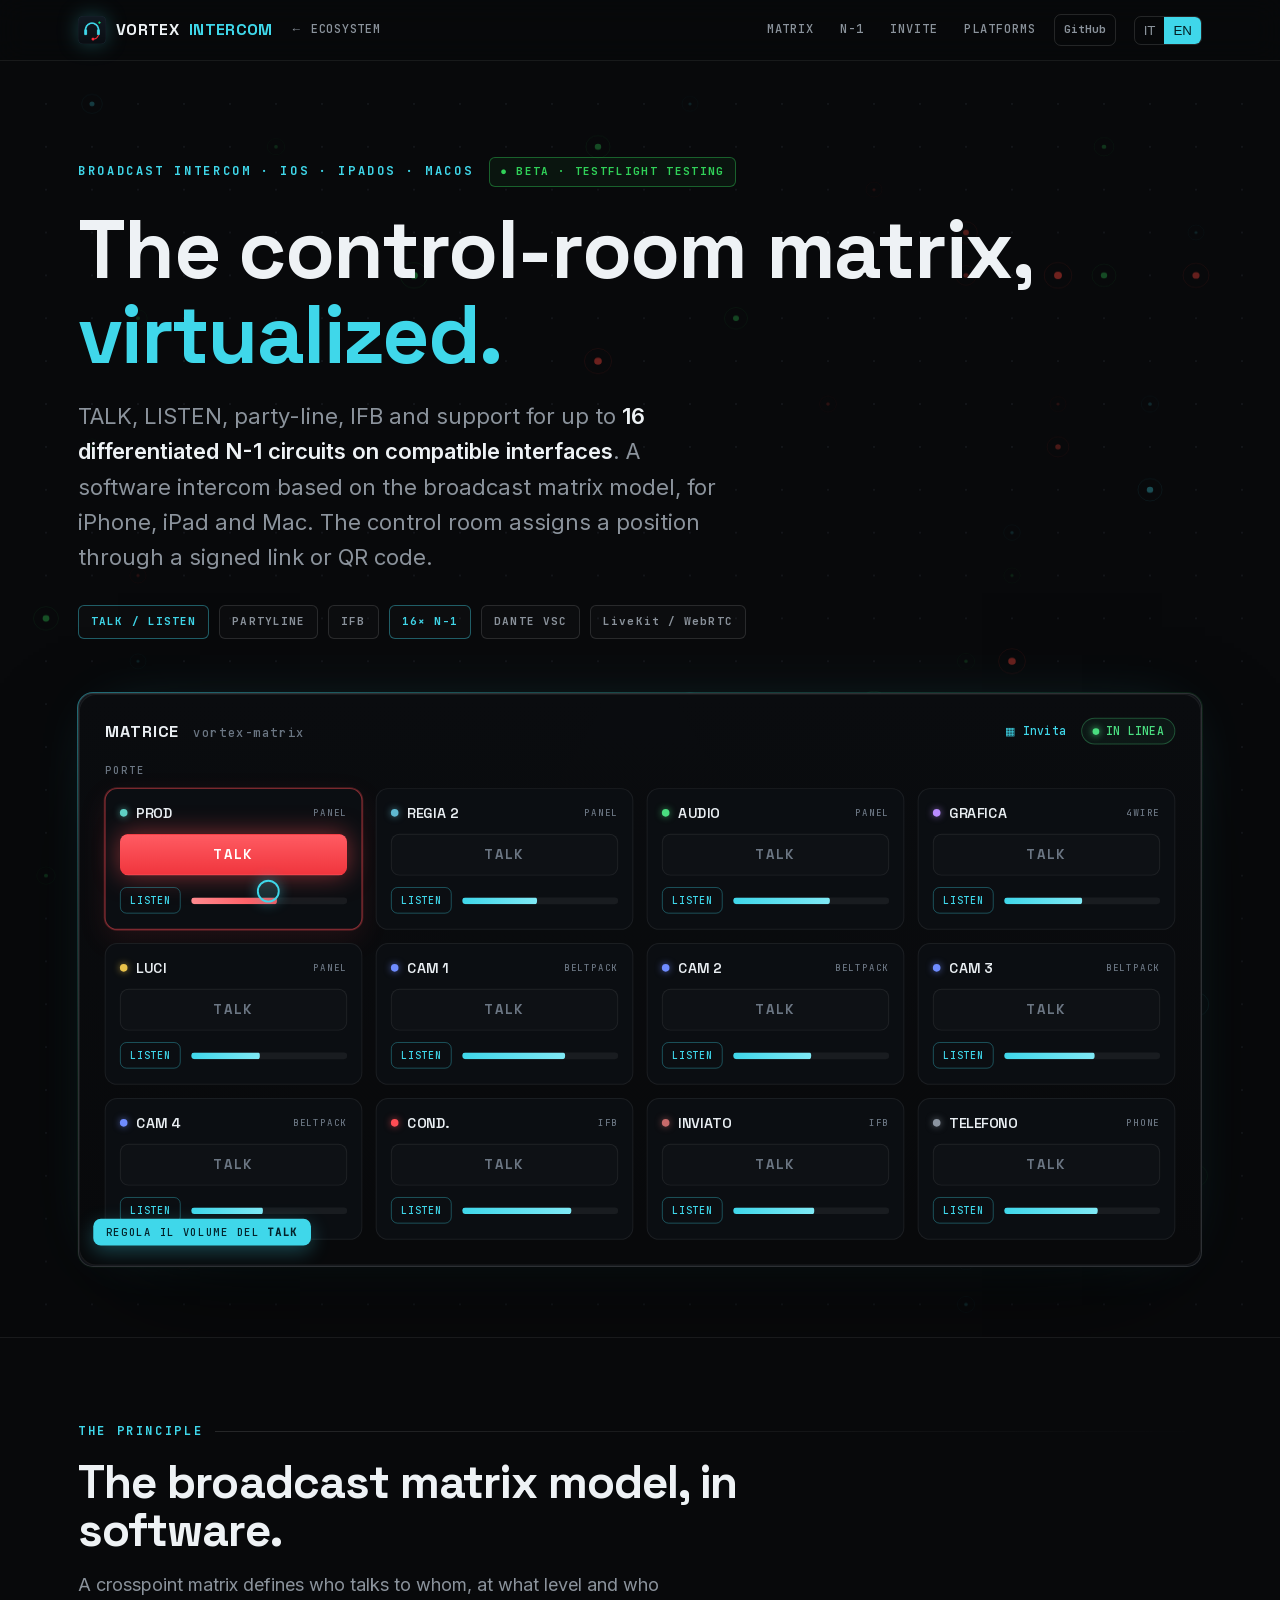
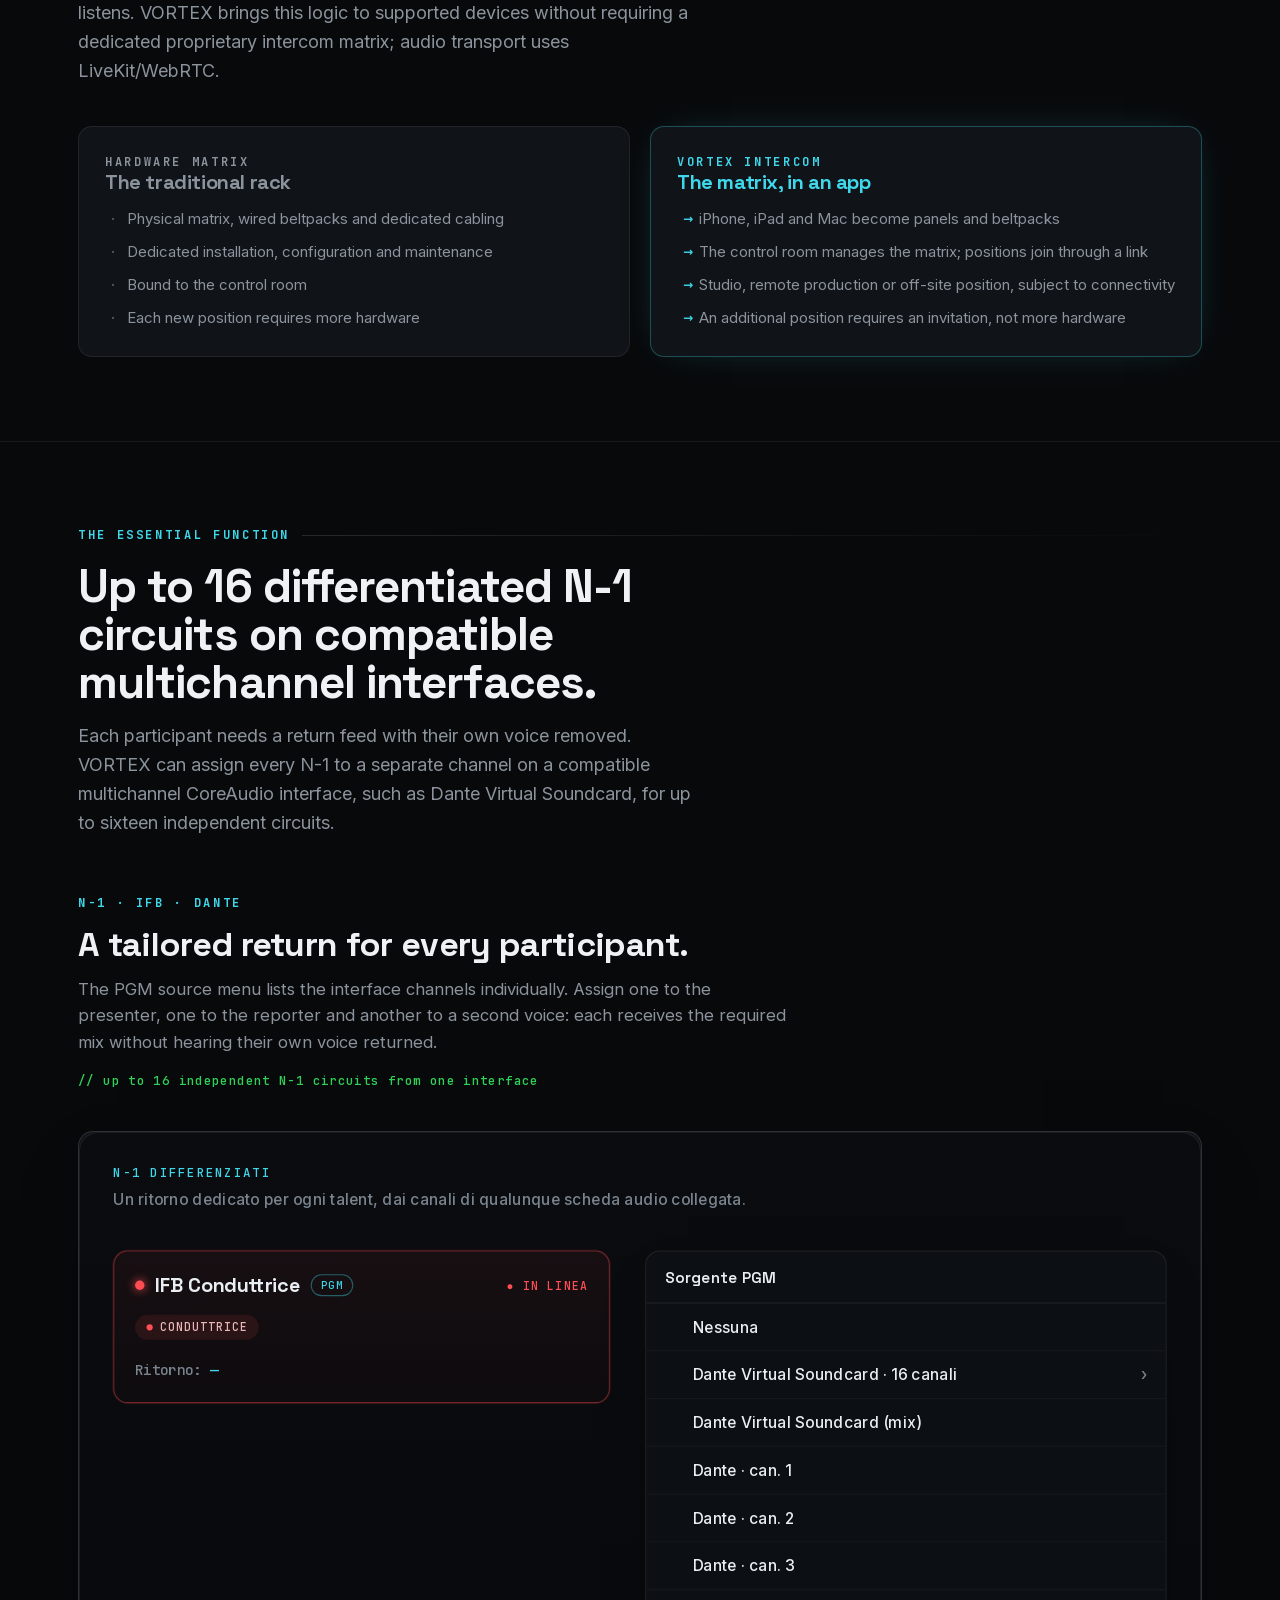
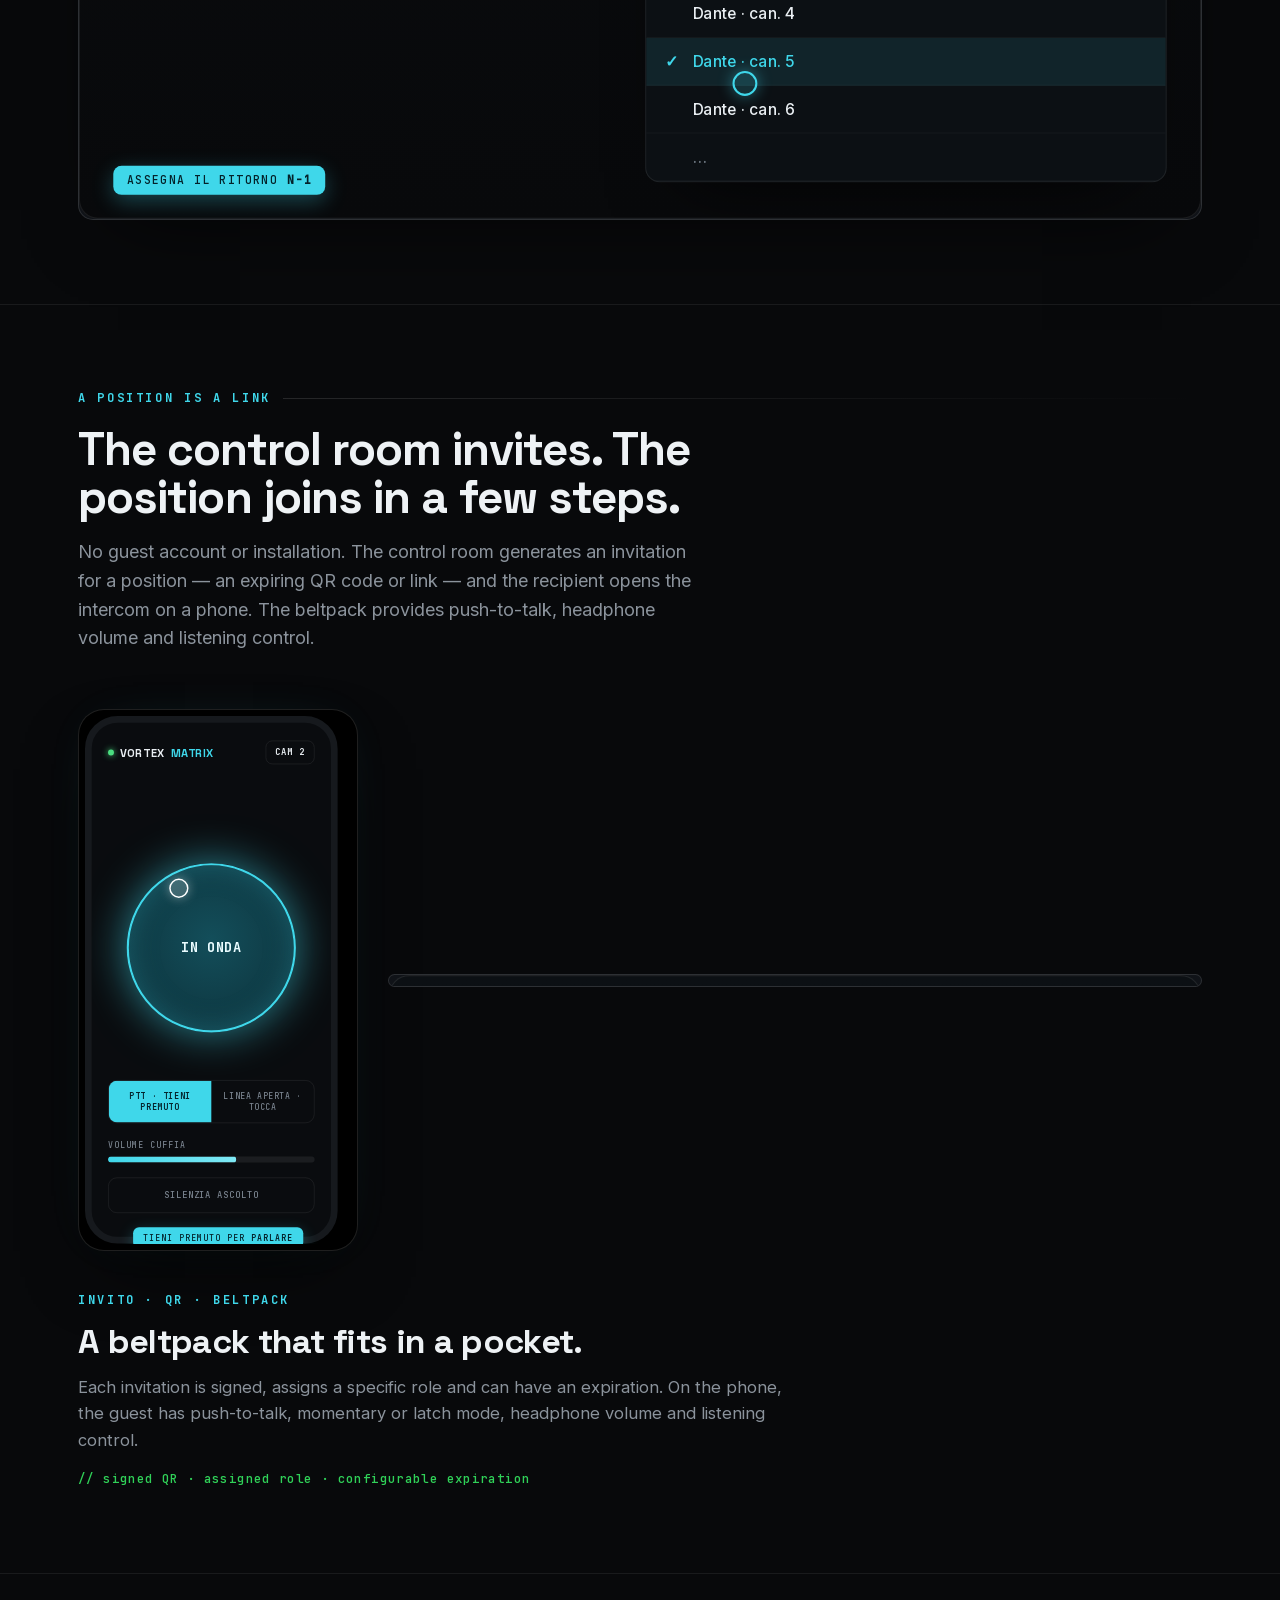
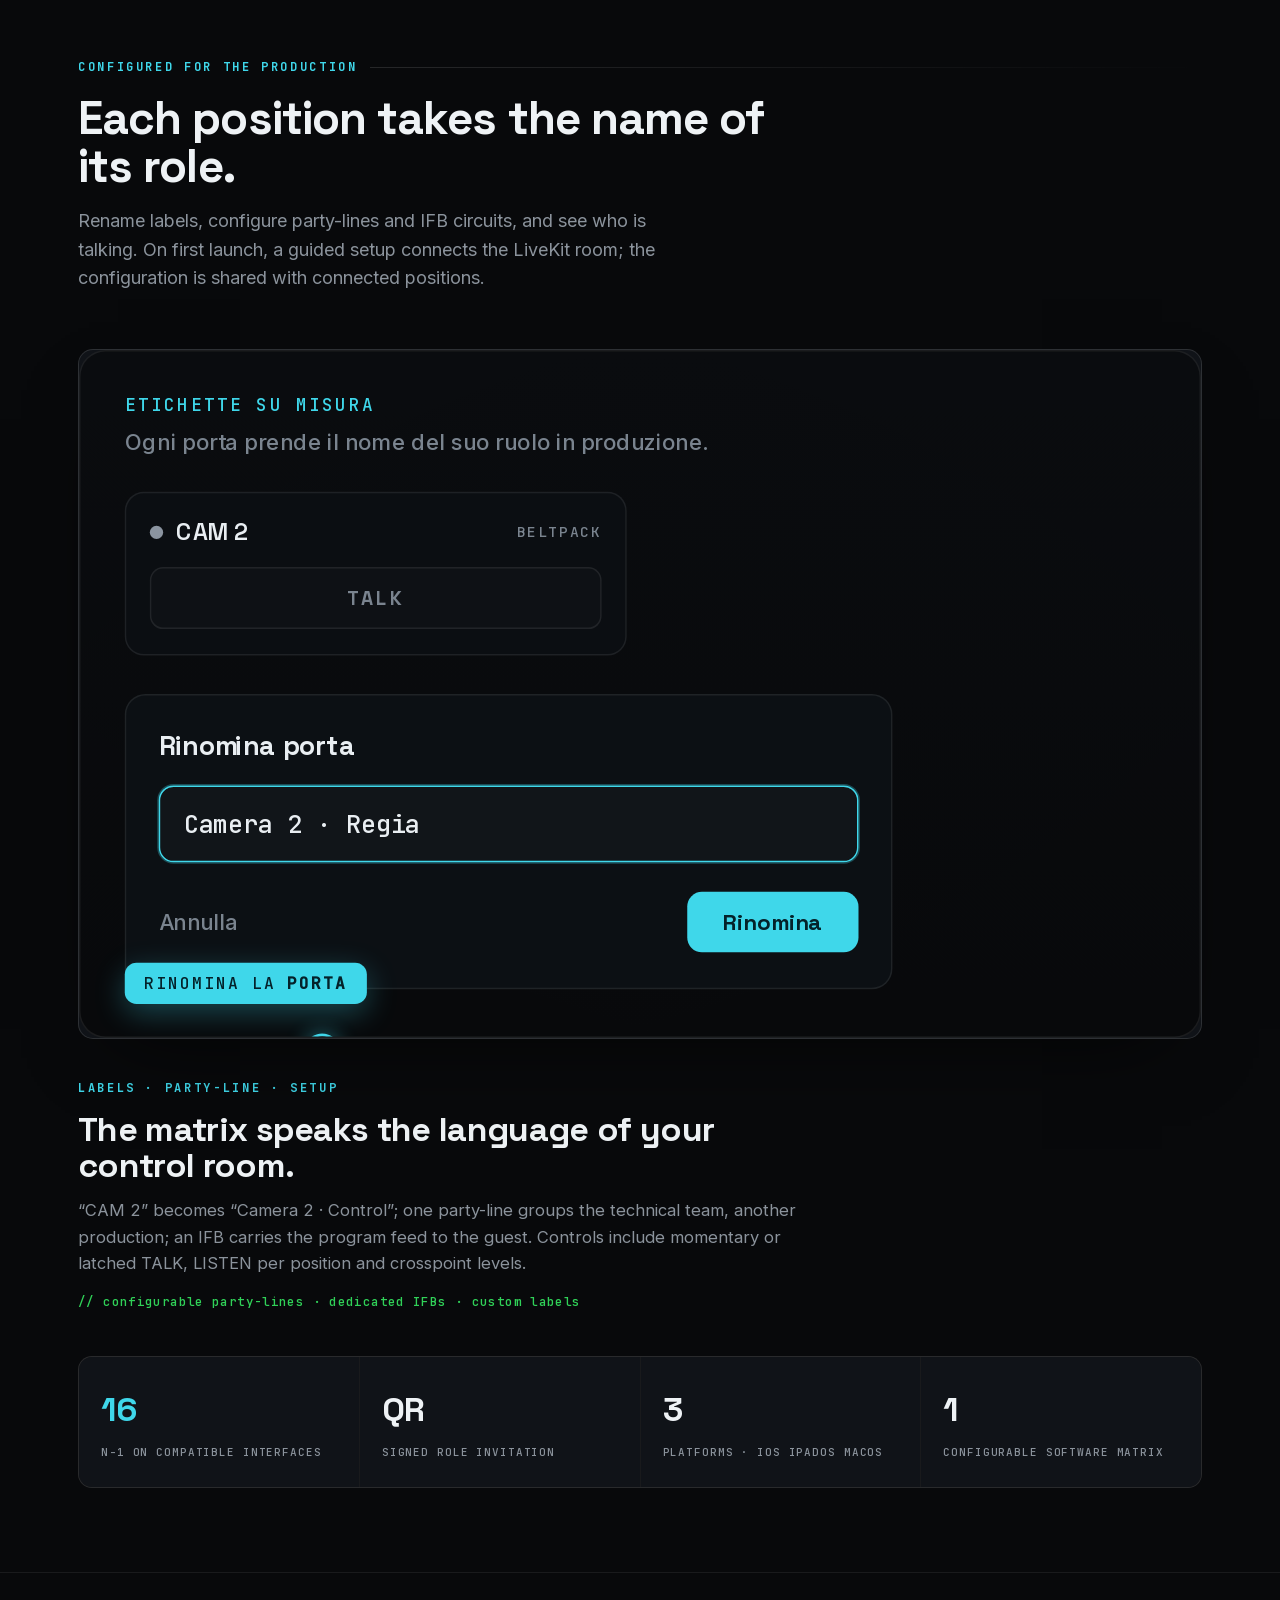
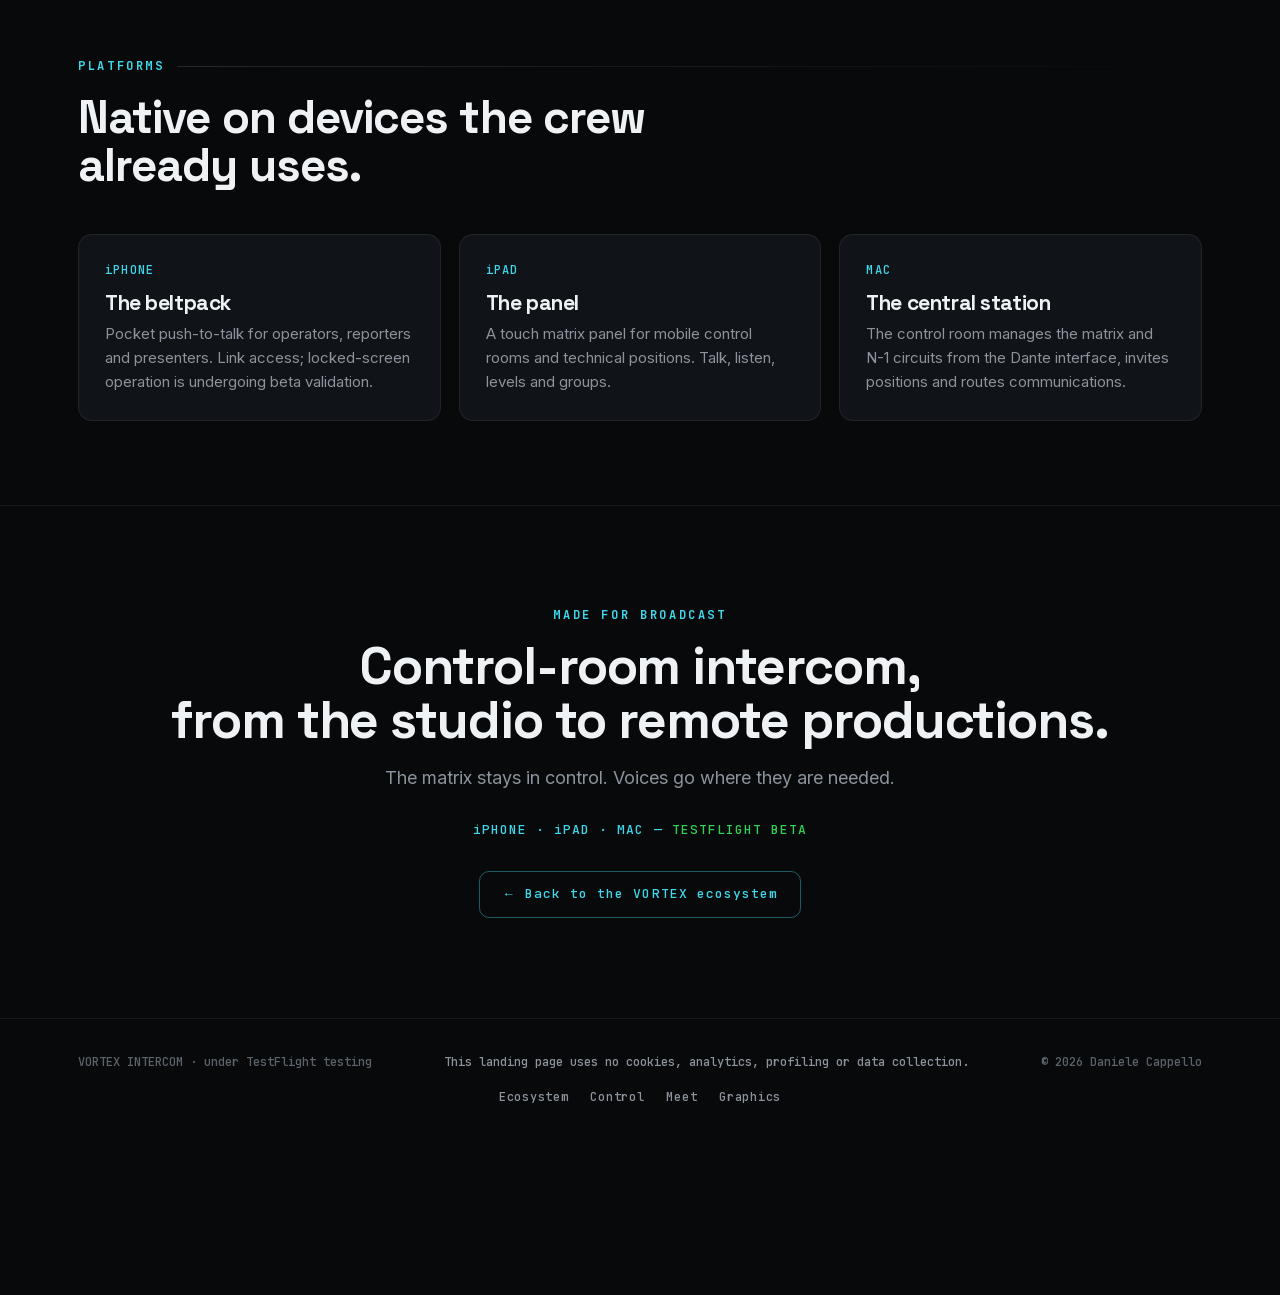
<file: index.html>
<!doctype html>
<html lang="it">
<head>
<meta charset="UTF-8" />
<meta name="viewport" content="width=device-width, initial-scale=1.0" />
<meta name="referrer" content="no-referrer" />
<meta http-equiv="Content-Security-Policy" content="default-src 'self'; img-src 'self' data:; media-src 'self'; frame-src 'self'; font-src 'self' data:; style-src 'self' 'unsafe-inline'; script-src 'self' 'unsafe-inline'; connect-src 'none'; object-src 'none'; base-uri 'self'; form-action 'none'; upgrade-insecure-requests" />
<title>VORTEX Intercom — la matrice di regia su iPhone, iPad e Mac</title>
<meta name="description" content="Intercom software in beta test esterno con TALK, LISTEN, partyline, IFB e supporto fino a 16 N-1 su interfacce compatibili, per iPhone, iPad e Mac." />
<meta name="theme-color" content="#08090b" />
<meta property="og:title" content="VORTEX Intercom — la matrice di regia, virtualizzata" />
<meta property="og:description" content="Beta test esterno: TALK, LISTEN, partyline, IFB e supporto fino a 16 N-1 su interfacce compatibili." />
<meta property="og:type" content="website" />
<meta property="og:image" content="assets/console.png" />
<link rel="icon" type="image/png" href="assets/favicon.png">
<link rel="apple-touch-icon" href="assets/apple-touch-icon.png">
<style>
  /* Font OSPITATI SUL SITO (no Google CDN): niente terze parti, niente
     trasferimento dell'IP del visitatore — pagina GDPR-safe by design. */
  @font-face{font-family:'Inter';font-style:normal;font-weight:400;font-display:swap;src:url(assets/fonts/Inter-400.woff2) format('woff2');}
  @font-face{font-family:'Inter';font-style:normal;font-weight:500;font-display:swap;src:url(assets/fonts/Inter-500.woff2) format('woff2');}
  @font-face{font-family:'Inter';font-style:normal;font-weight:600;font-display:swap;src:url(assets/fonts/Inter-600.woff2) format('woff2');}
  @font-face{font-family:'JetBrains Mono';font-style:normal;font-weight:500;font-display:swap;src:url(assets/fonts/JetBrainsMono-500.woff2) format('woff2');}
  @font-face{font-family:'JetBrains Mono';font-style:normal;font-weight:700;font-display:swap;src:url(assets/fonts/JetBrainsMono-700.woff2) format('woff2');}
  @font-face{font-family:'Space Grotesk';font-style:normal;font-weight:500;font-display:swap;src:url(assets/fonts/SpaceGrotesk-500.woff2) format('woff2');}
  @font-face{font-family:'Space Grotesk';font-style:normal;font-weight:600;font-display:swap;src:url(assets/fonts/SpaceGrotesk-600.woff2) format('woff2');}
  @font-face{font-family:'Space Grotesk';font-style:normal;font-weight:700;font-display:swap;src:url(assets/fonts/SpaceGrotesk-700.woff2) format('woff2');}
  :root {
    --void: #08090b;
    --void-2: #0b0d10;
    --panel: #101318;
    --panel-2: #151a20;
    --line: rgba(255,255,255,0.07);
    --line-2: rgba(255,255,255,0.12);
    --ink: #eef2f5;
    --dim: #8b939c;
    --dim-2: #5b636b;
    --cyan: #3fd7ea;
    --green: #30d158;
    --red: #ff453a;
    --amber: #ffd60a;
    --violet: #b06ad9;
  }
  * { margin: 0; padding: 0; box-sizing: border-box; }
  html { scroll-behavior: smooth; overflow-x: hidden; }
  body {
    background: var(--void);
    color: var(--ink);
    font-family: 'Inter', system-ui, sans-serif;
    font-size: 17px;
    line-height: 1.6;
    -webkit-font-smoothing: antialiased;
    overflow-x: hidden;
  }
  img { max-width: 100%; display: block; }
  a { color: inherit; text-decoration: none; }
  a:focus-visible, button:focus-visible { outline: 3px solid var(--cyan); outline-offset: 3px; }
  .skip-link { position: fixed; top: 8px; left: 8px; z-index: 1000; padding: 10px 14px; border-radius: 8px; background: var(--ink); color: var(--void); font-weight: 700; transform: translateY(-150%); }
  .skip-link:focus { transform: none; }

  /* ---- Firma tipografica ---- */
  .eyebrow {
    font-family: 'JetBrains Mono', monospace;
    font-weight: 700; font-size: 12px; letter-spacing: 0.22em;
    text-transform: uppercase; color: var(--cyan);
  }
  .mono { font-family: 'JetBrains Mono', monospace; }
  h1, h2, h3 { font-family: 'Space Grotesk', sans-serif; font-weight: 700; letter-spacing: -0.02em; line-height: 1.04; }

  .wrap { max-width: 1180px; margin: 0 auto; padding: 0 28px; }

  /* ---- Nav ---- */
  nav {
    position: sticky; top: 0; z-index: 50;
    background: rgba(8,9,11,0.72); backdrop-filter: blur(14px);
    border-bottom: 1px solid var(--line);
  }
  .nav-in { display: flex; align-items: center; gap: 18px; height: 60px; }
  .brand { display: flex; align-items: center; gap: 10px; font-family: 'Space Grotesk'; font-weight: 700; font-size: 16px; letter-spacing: 0.02em; }
  .brand .dot { width: 9px; height: 9px; border-radius: 50%; background: var(--green); box-shadow: 0 0 10px var(--green); }
  .brand .brand-logo { width: 28px; height: 28px; display: block; filter: drop-shadow(0 0 10px rgba(63,215,234,0.28)); }
  .brand b { color: var(--cyan); font-weight: 700; }
  .eco-back { font-family: 'JetBrains Mono'; font-size: 12px; letter-spacing: 0.06em; color: var(--dim); white-space: nowrap; }
  .eco-back:hover { color: var(--ink); }
  .nav-links { display: flex; gap: 26px; margin-left: auto; font-family: 'JetBrains Mono'; font-size: 12px; letter-spacing: 0.08em; color: var(--dim); }
  .nav-links a:hover { color: var(--ink); }
  .repo-link { font-family: 'JetBrains Mono'; font-size: 11px; font-weight: 700; color: var(--dim); border: 1px solid var(--line-2); border-radius: 7px; padding: 6px 9px; }
  .repo-link:hover { color: var(--ink); border-color: rgba(63,215,234,.4); }
  .langsw { display: inline-flex; flex: none; border: 1px solid var(--line-2); border-radius: 7px; overflow: hidden; font-family: 'JetBrains Mono'; font-size: 11px; font-weight: 700; }
  .langsw button { border: 0; background: transparent; color: var(--dim); padding: 6px 9px; cursor: pointer; }
  .langsw button.on { background: var(--cyan); color: #041f24; }
  @media (max-width: 680px){ .nav-links, .eco-back { display: none; } .nav-in { gap: 12px; } .repo-link { margin-left: auto; } }
  @media (max-width: 400px){ .brand { min-width:0;overflow:hidden;font-size:15px; } .brand b { display:none; } .nav-in { gap:7px; } .repo-link { font-size:10px;padding:6px; } .langsw button{padding:6px 7px}.stats{grid-template-columns:1fr}.stat{min-width:0} }

  /* ---- Hero ---- */
  .hero { position: relative; padding: 96px 0 70px; overflow: hidden; }
  #xpoint { position: absolute; inset: 0; width: 100%; height: 100%; z-index: 0; opacity: 0.5; }
  .hero-in { position: relative; z-index: 1; }
  .hero-top { display: flex; align-items: center; gap: 16px; flex-wrap: wrap; }
  .beta {
    font-family: 'JetBrains Mono', monospace; font-size: 11px; font-weight: 700; letter-spacing: 0.12em;
    color: var(--green); border: 1px solid rgba(48,209,88,0.4); border-radius: 6px; padding: 5px 10px;
    background: rgba(48,209,88,0.06);
  }
  .hero h1 { font-size: clamp(40px, 8vw, 82px); margin: 20px 0 22px; }
  .hero h1 .glow { color: var(--cyan); }
  .hero .lede { font-size: clamp(17px, 2.4vw, 22px); color: var(--dim); max-width: 660px; }
  .hero .lede b { color: var(--ink); font-weight: 600; }
  .spec-row { display: flex; flex-wrap: wrap; gap: 10px; margin-top: 30px; }
  .badge {
    font-family: 'JetBrains Mono'; font-size: 11px; font-weight: 700; letter-spacing: 0.1em;
    color: var(--dim); border: 1px solid var(--line-2); border-radius: 6px; padding: 7px 12px;
    background: rgba(255,255,255,0.02);
  }
  .badge.on { color: var(--cyan); border-color: rgba(63,215,234,0.4); }

  .hero-shot { margin-top: 54px; position: relative; }
  .hero-shot::before {
    content: ''; position: absolute; inset: -1px; border-radius: 16px;
    background: linear-gradient(160deg, rgba(63,215,234,0.5), rgba(48,209,88,0.12) 40%, transparent 70%);
    z-index: 0; filter: blur(0.5px);
  }
  .frame {
    position: relative; z-index: 1; border-radius: 15px; overflow: hidden;
    border: 1px solid var(--line-2); background: var(--panel);
    box-shadow: 0 40px 120px -40px rgba(0,0,0,0.9), 0 0 60px -30px rgba(63,215,234,0.3);
  }
  .frame img { width: 100%; }

  /* ---- Sezioni ---- */
  section { position: relative; }
  .band { padding: 84px 0; border-top: 1px solid var(--line); }
  .kicker { display: flex; align-items: center; gap: 12px; margin-bottom: 18px; }
  .kicker::after { content: ''; height: 1px; flex: 1; background: linear-gradient(90deg, var(--line-2), transparent); }
  .band h2 { font-size: clamp(28px, 4.5vw, 46px); max-width: 720px; }
  .band .sub { color: var(--dim); font-size: 18px; max-width: 620px; margin-top: 16px; }

  /* problema→soluzione */
  .contrast { display: grid; grid-template-columns: 1fr 1fr; gap: 20px; margin-top: 40px; }
  @media (max-width: 720px){ .contrast { grid-template-columns: 1fr; } }
  .card {
    border: 1px solid var(--line); border-radius: 14px; padding: 26px; background: var(--panel);
  }
  .card.old { opacity: 0.72; }
  .card h3 { font-size: 20px; margin-bottom: 10px; }
  .card.old h3 { color: var(--dim); }
  .card.new { border-color: rgba(63,215,234,0.3); box-shadow: 0 0 40px -20px rgba(63,215,234,0.4); }
  .card.new h3 { color: var(--cyan); }
  .card ul { list-style: none; margin-top: 14px; display: flex; flex-direction: column; gap: 9px; }
  .card li { font-size: 15px; color: var(--dim); padding-left: 22px; position: relative; }
  .card li::before { content: '·'; position: absolute; left: 6px; color: var(--dim-2); font-weight: 700; }
  .card.new li::before { content: '→'; color: var(--cyan); font-size: 12px; top: 2px; }

  /* feature alternate */
  .feat { display: grid; grid-template-columns: 1fr 1fr; gap: 56px; align-items: center; margin-top: 56px; }
  .feat:first-of-type { margin-top: 44px; }
  .feat.flip .feat-text { order: 2; }
  @media (max-width: 860px){ .feat, .feat.flip { grid-template-columns: 1fr; gap: 28px; } .feat.flip .feat-text { order: 0; } }
  .feat-text h3 { font-size: clamp(24px, 3.4vw, 34px); margin: 14px 0 14px; }
  .feat-text p { color: var(--dim); font-size: 16.5px; }
  .feat-text .note { margin-top: 16px; font-family: 'JetBrains Mono'; font-size: 12.5px; color: var(--green); letter-spacing: 0.03em; }
  .feat-shot { position: relative; }
  .feat-shot .frame { box-shadow: 0 30px 80px -40px rgba(0,0,0,0.85); }

  /* mobile duo (beltpack + invito) */
  .duo { display: grid; grid-template-columns: 0.82fr 1.18fr; gap: 20px; align-items: center; }
  @media (max-width: 560px){ .duo { grid-template-columns: 1fr; } }
  .phone {
    border: 1px solid var(--line-2); border-radius: 26px; overflow: hidden; background: #000;
    box-shadow: 0 30px 80px -30px rgba(0,0,0,0.9), 0 0 50px -30px rgba(63,215,234,0.25); padding: 6px;
  }
  .phone img { border-radius: 21px; }

  /* piattaforme */
  .plats { display: grid; grid-template-columns: repeat(3, 1fr); gap: 18px; margin-top: 44px; }
  @media (max-width: 680px){ .plats { grid-template-columns: 1fr; } }
  .plat { border: 1px solid var(--line); border-radius: 14px; padding: 26px; background: var(--panel); }
  .plat .p-ico { font-family: 'JetBrains Mono'; font-size: 12px; letter-spacing: 0.1em; color: var(--cyan); }
  .plat h3 { font-size: 21px; margin: 12px 0 8px; }
  .plat p { color: var(--dim); font-size: 15px; }

  /* stat strip */
  .stats { display: grid; grid-template-columns: repeat(4, 1fr); gap: 1px; background: var(--line); border: 1px solid var(--line); border-radius: 14px; overflow: hidden; margin-top: 44px; }
  @media (max-width: 680px){ .stats { grid-template-columns: 1fr 1fr; } }
  .stat { background: var(--panel); padding: 26px 22px; }
  .stat .n { font-family: 'Space Grotesk'; font-weight: 700; font-size: 34px; color: var(--ink); letter-spacing: -0.02em; }
  .stat .n span { color: var(--cyan); }
  .stat .l { font-family: 'JetBrains Mono'; font-size: 11px; letter-spacing: 0.08em; color: var(--dim); margin-top: 6px; text-transform: uppercase; }

  /* chiusura */
  .close { text-align: center; padding: 100px 0; border-top: 1px solid var(--line); }
  .close h2 { font-size: clamp(30px, 5vw, 52px); }
  .close p { color: var(--dim); margin-top: 16px; font-size: 18px; }
  .close .avail { margin-top: 28px; font-family: 'JetBrains Mono'; font-size: 13px; letter-spacing: 0.08em; color: var(--cyan); }

  footer { border-top: 1px solid var(--line); padding: 34px 0; }
  .foot-in { display: flex; align-items: center; justify-content: space-between; gap: 16px; flex-wrap: wrap; font-family: 'JetBrains Mono'; font-size: 12px; color: var(--dim-2); }
  .foot-priv { color: var(--dim); text-align: center; flex: 1 1 auto; }
  @media (max-width: 680px){ .foot-priv { order: 3; flex-basis: 100%; text-align: left; } }

  .reveal { opacity: 0; transform: translateY(22px); transition: opacity 0.7s cubic-bezier(.2,.7,.2,1), transform 0.7s cubic-bezier(.2,.7,.2,1); }
  .reveal.in { opacity: 1; transform: none; }
  /* schede immagine: "vanno in linea" quando entrano (tally broadcast) */
  .feat-shot.reveal.in .frame { animation: goLive 1.7s cubic-bezier(.2,.7,.2,1) 1; }
  .phone.reveal.in img { animation: goLivePhone 1.7s cubic-bezier(.2,.7,.2,1) 1; }
  @keyframes goLive {
    0%   { box-shadow: 0 0 0 0 rgba(0,0,0,0); }
    34%  { box-shadow: 0 0 0 1px var(--cyan), 0 0 30px -4px var(--cyan); }
    100% { box-shadow: 0 30px 80px -40px rgba(0,0,0,0.85); }
  }
  @keyframes goLivePhone {
    0%,100% { box-shadow: 0 20px 50px -20px rgba(0,0,0,0.6); }
    34%     { box-shadow: 0 0 28px -2px var(--cyan); }
  }
  @media (prefers-reduced-motion: reduce) {
    html { scroll-behavior: auto; }
    .reveal { opacity: 1; transform: none; transition: none; }
    #xpoint { display: none; }
  }
  .mx-embed { width: 100%; border: 0; display: block; background: transparent; }
  .frame:has(.mx-embed) { padding: 0; }
  /* animazioni a piena larghezza (testo sopra, mockup grande sotto) per leggibilità */
  .feat:has(.mx-embed) { grid-template-columns: 1fr; gap: 40px; align-items: stretch; }
  .feat:has(.mx-embed) .feat-text { max-width: 720px; }
  .duo:has(.mx-embed) { display: flex; gap: 30px; align-items: center; }
  .duo:has(.mx-embed) .phone { width: 280px; flex: none; margin: 0; }
  .duo:has(.mx-embed) .feat-shot { flex: 1; min-width: 0; }
  @media (max-width:560px){
    .duo:has(.mx-embed){display:grid;grid-template-columns:1fr;gap:20px}
    .duo:has(.mx-embed) .phone{width:min(100%,280px);margin:0 auto}
    .feat:has(.mx-embed) .feat-text{min-width:0}
  }
  .eco-cta { display:inline-block; font-family:'JetBrains Mono'; font-size:13px; letter-spacing:.08em; color:var(--cyan); border:1px solid rgba(63,215,234,.4); border-radius:10px; padding:12px 22px; transition:background .2s, box-shadow .2s; }
  .eco-cta:hover { background:rgba(63,215,234,.1); box-shadow:0 0 20px rgba(63,215,234,.25); }
  .foot-eco { display:flex; gap:22px; justify-content:center; padding:16px 0 2px; font-family:'JetBrains Mono'; font-size:12px; letter-spacing:.06em; }
  .foot-eco a { color:var(--dim); }
  .foot-eco a:hover { color:var(--cyan); }
</style>
</head>
<body>

<a class="skip-link" href="#main" data-i18n="skip">Salta al contenuto</a>

<nav>
  <div class="wrap nav-in">
    <div class="brand"><img src="assets/vortex-mark.png" class="brand-logo" alt=""> VORTEX <b>INTERCOM</b></div>
    <a href="../vortex-site/" class="eco-back" data-i18n="nav.eco">← ECOSISTEMA</a>
    <div class="nav-links">
      <a href="#matrice" data-i18n="nav.matrix">MATRICE</a>
      <a href="#n1">N-1</a>
      <a href="#link" data-i18n="nav.invite">INVITO</a>
      <a href="#piattaforme" data-i18n="nav.platforms">PIATTAFORME</a>
    </div>
    <a class="repo-link" href="https://github.com/Solarys431/vortex-intercom" aria-label="GitHub repository">GitHub</a>
    <div class="langsw" role="group" aria-label="Lingua / Language"><button type="button" data-lang="it" class="on" aria-pressed="true">IT</button><button type="button" data-lang="en" aria-pressed="false">EN</button></div>
  </div>
</nav>

<header class="hero" id="main">
  <canvas id="xpoint"></canvas>
  <div class="wrap hero-in">
    <div class="hero-top reveal">
      <span class="eyebrow" data-i18n="hero.eyebrow">Intercom broadcast · iOS · iPadOS · macOS</span>
      <span class="beta" data-i18n="hero.beta">● BETA · IN TEST SU TESTFLIGHT</span>
    </div>
    <h1 class="reveal" data-i18n-html="hero.h1">La matrice di regia,<br><span class="glow">virtualizzata.</span></h1>
    <p class="lede reveal" data-i18n-html="hero.lead">TALK, LISTEN, partyline, IFB e supporto fino a <b>16 N-1 differenziati su interfacce compatibili</b>. Un intercom software basato sul modello delle matrici broadcast, per iPhone, iPad e Mac. La regia assegna una postazione con un link o un QR firmato.</p>
    <div class="spec-row reveal">
      <span class="badge on">TALK / LISTEN</span>
      <span class="badge">PARTYLINE</span>
      <span class="badge">IFB</span>
      <span class="badge on">16× N-1</span>
      <span class="badge">DANTE VSC</span>
      <span class="badge">LiveKit / WebRTC</span>
    </div>
    <div class="hero-shot reveal">
      <div class="frame"><iframe src="assets/anim/matrice.html" class="mx-embed" title="Matrice VORTEX Intercom in funzione" data-i18n="hero.frame" data-i18n-attr="title" style="aspect-ratio:1180/700"></iframe></div>
    </div>
  </div>
</header>

<section id="matrice" class="band">
  <div class="wrap">
    <div class="kicker reveal"><span class="eyebrow" data-i18n="principle.eyebrow">Il principio</span></div>
    <h2 class="reveal" data-i18n="principle.h2">Il modello della matrice broadcast, in software.</h2>
    <p class="sub reveal" data-i18n="principle.sub">Una matrice di crosspoint definisce chi parla con chi, a che volume e chi ascolta. VORTEX porta questa logica sui dispositivi supportati, senza richiedere una matrice intercom proprietaria dedicata; il trasporto audio usa LiveKit/WebRTC.</p>
    <div class="contrast">
      <div class="card old reveal">
        <div class="eyebrow" style="color:var(--dim)" data-i18n="principle.old.eyebrow">Matrice hardware</div>
        <h3 data-i18n="principle.old.h3">Il rack tradizionale</h3>
        <ul>
          <li data-i18n="principle.old.f1">Matrice fisica, beltpack cablati e cavi dedicati</li>
          <li data-i18n="principle.old.f2">Installazione, configurazione e manutenzione dedicate</li>
          <li data-i18n="principle.old.f3">Vincolata alla sala regia</li>
          <li data-i18n="principle.old.f4">Ogni nuova postazione richiede altro hardware</li>
        </ul>
      </div>
      <div class="card new reveal">
        <div class="eyebrow">VORTEX Intercom</div>
        <h3 data-i18n="principle.new.h3">La matrice, in app</h3>
        <ul>
          <li data-i18n="principle.new.f1">iPhone, iPad e Mac diventano pannelli e beltpack</li>
          <li data-i18n="principle.new.f2">La regia gestisce la matrice; le postazioni accedono tramite link</li>
          <li data-i18n="principle.new.f3">Studio, esterna o postazione remota, compatibilmente con la rete</li>
          <li data-i18n="principle.new.f4">Una postazione aggiuntiva richiede un invito, non altro hardware</li>
        </ul>
      </div>
    </div>
  </div>
</section>

<section id="n1" class="band">
  <div class="wrap">
    <div class="kicker reveal"><span class="eyebrow" data-i18n="n1.eyebrow">La funzione che conta</span></div>
    <h2 class="reveal" data-i18n="n1.h2">Fino a 16 N-1 differenziati su interfacce multicanale compatibili.</h2>
    <p class="sub reveal" data-i18n="n1.sub">Ogni partecipante ha bisogno del proprio ritorno: il segnale program senza la sua voce. VORTEX può assegnare ciascun N-1 a un canale distinto di un'interfaccia CoreAudio multicanale compatibile — per esempio una Dante Virtual Soundcard — fino a sedici circuiti indipendenti.</p>
    <div class="feat">
      <div class="feat-text reveal">
        <div class="eyebrow">N-1 · IFB · DANTE</div>
        <h3 data-i18n="n1.h3">Un ritorno su misura per ogni partecipante.</h3>
        <p data-i18n="n1.p">Il menu della sorgente PGM mostra i canali dell'interfaccia uno per uno. Puoi assegnarne uno alla conduttrice, uno all'inviato e un altro alla seconda voce: ciascuno riceve il mix necessario senza il ritorno della propria voce.</p>
        <div class="note" data-i18n="n1.note">// fino a 16 circuiti N-1 indipendenti da una sola interfaccia</div>
      </div>
      <div class="feat-shot reveal"><div class="frame"><iframe src="assets/anim/n1.html" class="mx-embed" title="Assegnazione di un N-1 da un canale dell'interfaccia audio" data-i18n="n1.frame" data-i18n-attr="title" style="aspect-ratio:1080/560"></iframe></div></div>
    </div>
  </div>
</section>

<section id="link" class="band">
  <div class="wrap">
    <div class="kicker reveal"><span class="eyebrow" data-i18n="invite.eyebrow">La postazione è un link</span></div>
    <h2 class="reveal" data-i18n="invite.h2">La regia invita. La postazione entra in pochi passaggi.</h2>
    <p class="sub reveal" data-i18n="invite.sub">Niente account né installazioni per gli ospiti. La regia genera un invito per una postazione — un QR o un link con scadenza — e chi lo riceve apre l'intercom sul telefono. Il beltpack offre push-to-talk, volume in cuffia e controllo dell'ascolto.</p>
    <div class="feat">
      <div class="duo reveal">
        <div class="phone reveal"><iframe src="assets/anim/beltpack.html" class="mx-embed" title="Beltpack su iPhone: push-to-talk e volume in cuffia" data-i18n="invite.beltpackFrame" data-i18n-attr="title" style="aspect-ratio:358/760"></iframe></div>
        <div class="feat-shot reveal"><div class="frame"><iframe src="assets/anim/invito.html" class="mx-embed" title="Generazione dell'invito tramite QR e link con scadenza" data-i18n="invite.qrFrame" data-i18n-attr="title" style="aspect-ratio:720/640"></iframe></div></div>
      </div>
      <div class="feat-text flip reveal" style="order:2">
        <div class="eyebrow">INVITO · QR · BELTPACK</div>
        <h3 data-i18n="invite.h3">Un beltpack che sta in tasca.</h3>
        <p data-i18n="invite.p">Ogni invito è firmato, assegna un ruolo specifico e può avere una scadenza. Sul telefono, l'ospite trova push-to-talk, modalità momentanea o a linea aperta, volume in cuffia e controllo dell'ascolto.</p>
        <div class="note" data-i18n="invite.note">// QR firmato · ruolo assegnato · scadenza configurabile</div>
      </div>
    </div>
  </div>
</section>

<section class="band">
  <div class="wrap">
    <div class="kicker reveal"><span class="eyebrow" data-i18n="custom.eyebrow">Su misura per la produzione</span></div>
    <h2 class="reveal" data-i18n="custom.h2">Ogni postazione prende il nome del proprio ruolo.</h2>
    <p class="sub reveal" data-i18n="custom.sub">Puoi rinominare le etichette, configurare partyline e circuiti IFB e vedere chi sta parlando. Al primo avvio, una procedura guidata collega la stanza LiveKit; la configurazione viene condivisa con le postazioni connesse.</p>
    <div class="feat flip">
      <div class="feat-text reveal">
        <div class="eyebrow" data-i18n="custom.labels">ETICHETTE · PARTYLINE · CONFIGURAZIONE</div>
        <h3 data-i18n="custom.h3">La matrice parla la lingua della tua regia.</h3>
        <p data-i18n="custom.p">«CAM 2» diventa «Camera 2 · Regia»; una partyline riunisce il reparto tecnico, un'altra la produzione; un IFB porta il segnale program all'ospite. I dettagli includono TALK momentaneo o a linea aperta, LISTEN per postazione e livelli per crosspoint.</p>
        <div class="note" data-i18n="custom.note">// partyline configurabili · IFB dedicati · nomi personalizzabili</div>
      </div>
      <div class="feat-shot reveal"><div class="frame"><iframe src="assets/anim/etichette.html" class="mx-embed" title="Rinomina di una postazione: da CAM 2 a Camera 2 · Regia" data-i18n="custom.frame" data-i18n-attr="title" style="aspect-ratio:760/560"></iframe></div></div>
    </div>
    <div class="stats reveal">
      <div class="stat"><div class="n"><span>16</span></div><div class="l" data-i18n="stats.n1">N-1 su interfacce compatibili</div></div>
      <div class="stat"><div class="n">QR</div><div class="l" data-i18n="stats.qr">invito firmato per ruolo</div></div>
      <div class="stat"><div class="n">3</div><div class="l" data-i18n="stats.platforms">piattaforme · iOS iPadOS macOS</div></div>
      <div class="stat"><div class="n">1</div><div class="l" data-i18n="stats.matrix">matrice software configurabile</div></div>
    </div>
  </div>
</section>

<section id="piattaforme" class="band">
  <div class="wrap">
    <div class="kicker reveal"><span class="eyebrow" data-i18n="platforms.eyebrow">Piattaforme</span></div>
    <h2 class="reveal" data-i18n="platforms.h2">Nativa sui dispositivi che la troupe usa già.</h2>
    <div class="plats">
      <div class="plat reveal">
        <div class="p-ico">iPHONE</div>
        <h3 data-i18n="platforms.iphone.h3">Il beltpack</h3>
        <p data-i18n="platforms.iphone.p">Push-to-talk in tasca per operatori, inviati e conduttori. Accesso tramite link; il funzionamento a schermo bloccato è in validazione beta.</p>
      </div>
      <div class="plat reveal">
        <div class="p-ico">iPAD</div>
        <h3 data-i18n="platforms.ipad.h3">Il pannello</h3>
        <p data-i18n="platforms.ipad.p">Un pannello della matrice a portata di dito, per regia mobile e postazioni tecniche. Talk, listen, livelli e gruppi.</p>
      </div>
      <div class="plat reveal">
        <div class="p-ico">MAC</div>
        <h3 data-i18n="platforms.mac.h3">La centrale</h3>
        <p data-i18n="platforms.mac.p">La regia gestisce la matrice e i circuiti N-1 dall'interfaccia Dante: invita le postazioni e instrada le comunicazioni.</p>
      </div>
    </div>
  </div>
</section>

<section class="close">
  <div class="wrap">
    <div class="eyebrow reveal" style="justify-content:center;display:block;text-align:center" data-i18n="close.eyebrow">Pensato per il broadcast</div>
    <h2 class="reveal" style="margin-top:14px" data-i18n-html="close.h2">L'intercom della regia,<br>dalla sala alle produzioni remote.</h2>
    <p class="reveal" data-i18n="close.p">La matrice resta in regia. Le voci arrivano dove servono.</p>
    <div class="avail reveal" data-i18n-html="close.avail">iPHONE · iPAD · MAC — <span style="color:var(--green)">BETA SU TESTFLIGHT</span></div>
    <div class="reveal" style="text-align:center;margin-top:30px">
      <a href="../vortex-site/" class="eco-cta" data-i18n="close.cta">← Torna all'ecosistema VORTEX</a>
    </div>
  </div>
</section>

<footer>
  <div class="wrap foot-in">
    <span data-i18n="foot.status">VORTEX INTERCOM · in test su TestFlight</span>
    <span class="foot-priv" data-i18n="foot.privacy">La landing non usa cookie, analytics, profilazione o raccolta dati.</span>
    <span>© 2026 Daniele Cappello</span>
  </div>
  <div class="wrap foot-eco">
    <a href="../vortex-site/" data-i18n="foot.eco">Ecosistema</a>
    <a href="../vortex-control/" data-i18n="foot.regia">Regia</a>
    <a href="../vortex-communication-os/">Meet</a>
    <a href="../vortex-ai-graphic-studio/" data-i18n="foot.graphics">Grafiche</a>
  </div>
</footer>

<script>
(function () {
  "use strict";
  var I18N = {
    it: {
      "meta.title":"VORTEX Intercom — la matrice di regia su iPhone, iPad e Mac",
      "skip":"Salta al contenuto",
      "meta.desc":"Intercom software in beta test esterno con TALK, LISTEN, partyline, IFB e supporto fino a 16 N-1 su interfacce compatibili, per iPhone, iPad e Mac.",
      "nav.eco":"← ECOSISTEMA","nav.matrix":"MATRICE","nav.invite":"INVITO","nav.platforms":"PIATTAFORME",
      "hero.eyebrow":"Intercom broadcast · iOS · iPadOS · macOS","hero.beta":"● BETA · IN TEST SU TESTFLIGHT",
      "hero.h1":"La matrice di regia,<br><span class='glow'>virtualizzata.</span>",
      "hero.lead":"TALK, LISTEN, partyline, IFB e supporto fino a <b>16 N-1 differenziati su interfacce compatibili</b>. Un intercom software basato sul modello delle matrici broadcast, per iPhone, iPad e Mac. La regia assegna una postazione con un link o un QR firmato.",
      "hero.frame":"Matrice VORTEX Intercom in funzione",
      "principle.eyebrow":"Il principio","principle.h2":"Il modello della matrice broadcast, in software.",
      "principle.sub":"Una matrice di crosspoint definisce chi parla con chi, a che volume e chi ascolta. VORTEX porta questa logica sui dispositivi supportati, senza richiedere una matrice intercom proprietaria dedicata; il trasporto audio usa LiveKit/WebRTC.",
      "principle.old.eyebrow":"Matrice hardware","principle.old.h3":"Il rack tradizionale",
      "principle.old.f1":"Matrice fisica, beltpack cablati e cavi dedicati","principle.old.f2":"Installazione, configurazione e manutenzione dedicate","principle.old.f3":"Vincolata alla sala regia","principle.old.f4":"Ogni nuova postazione richiede altro hardware",
      "principle.new.h3":"La matrice, in app","principle.new.f1":"iPhone, iPad e Mac diventano pannelli e beltpack","principle.new.f2":"La regia gestisce la matrice; le postazioni accedono tramite link","principle.new.f3":"Studio, esterna o postazione remota, compatibilmente con la rete","principle.new.f4":"Una postazione aggiuntiva richiede un invito, non altro hardware",
      "n1.eyebrow":"La funzione che conta","n1.h2":"Fino a 16 N-1 differenziati su interfacce multicanale compatibili.",
      "n1.sub":"Ogni partecipante ha bisogno del proprio ritorno: il segnale program senza la sua voce. VORTEX può assegnare ciascun N-1 a un canale distinto di un'interfaccia CoreAudio multicanale compatibile — per esempio una Dante Virtual Soundcard — fino a sedici circuiti indipendenti.",
      "n1.h3":"Un ritorno su misura per ogni partecipante.","n1.p":"Il menu della sorgente PGM mostra i canali dell'interfaccia uno per uno. Puoi assegnarne uno alla conduttrice, uno all'inviato e un altro alla seconda voce: ciascuno riceve il mix necessario senza il ritorno della propria voce.",
      "n1.note":"// fino a 16 circuiti N-1 indipendenti da una sola interfaccia","n1.frame":"Assegnazione di un N-1 da un canale dell'interfaccia audio",
      "invite.eyebrow":"La postazione è un link","invite.h2":"La regia invita. La postazione entra in pochi passaggi.",
      "invite.sub":"Niente account né installazioni per gli ospiti. La regia genera un invito per una postazione — un QR o un link con scadenza — e chi lo riceve apre l'intercom sul telefono. Il beltpack offre push-to-talk, volume in cuffia e controllo dell'ascolto.",
      "invite.beltpackFrame":"Beltpack su iPhone: push-to-talk e volume in cuffia","invite.qrFrame":"Generazione dell'invito tramite QR e link con scadenza",
      "invite.h3":"Un beltpack che sta in tasca.","invite.p":"Ogni invito è firmato, assegna un ruolo specifico e può avere una scadenza. Sul telefono, l'ospite trova push-to-talk, modalità momentanea o a linea aperta, volume in cuffia e controllo dell'ascolto.","invite.note":"// QR firmato · ruolo assegnato · scadenza configurabile",
      "custom.eyebrow":"Su misura per la produzione","custom.h2":"Ogni postazione prende il nome del proprio ruolo.",
      "custom.sub":"Puoi rinominare le etichette, configurare partyline e circuiti IFB e vedere chi sta parlando. Al primo avvio, una procedura guidata collega la stanza LiveKit; la configurazione viene condivisa con le postazioni connesse.",
      "custom.labels":"ETICHETTE · PARTYLINE · CONFIGURAZIONE","custom.h3":"La matrice parla la lingua della tua regia.",
      "custom.p":"«CAM 2» diventa «Camera 2 · Regia»; una partyline riunisce il reparto tecnico, un'altra la produzione; un IFB porta il segnale program all'ospite. I dettagli includono TALK momentaneo o a linea aperta, LISTEN per postazione e livelli per crosspoint.",
      "custom.note":"// partyline configurabili · IFB dedicati · nomi personalizzabili","custom.frame":"Rinomina di una postazione: da CAM 2 a Camera 2 · Regia",
      "stats.n1":"N-1 su interfacce compatibili","stats.qr":"invito firmato per ruolo","stats.platforms":"piattaforme · iOS iPadOS macOS","stats.matrix":"matrice software configurabile",
      "platforms.eyebrow":"Piattaforme","platforms.h2":"Nativa sui dispositivi che la troupe usa già.",
      "platforms.iphone.h3":"Il beltpack","platforms.iphone.p":"Push-to-talk in tasca per operatori, inviati e conduttori. Accesso tramite link; il funzionamento a schermo bloccato è in validazione beta.",
      "platforms.ipad.h3":"Il pannello","platforms.ipad.p":"Un pannello della matrice a portata di dito, per regia mobile e postazioni tecniche. Talk, listen, livelli e gruppi.",
      "platforms.mac.h3":"La centrale","platforms.mac.p":"La regia gestisce la matrice e i circuiti N-1 dall'interfaccia Dante: invita le postazioni e instrada le comunicazioni.",
      "close.eyebrow":"Pensato per il broadcast","close.h2":"L'intercom della regia,<br>dalla sala alle produzioni remote.","close.p":"La matrice resta in regia. Le voci arrivano dove servono.",
      "close.avail":"iPHONE · iPAD · MAC — <span style='color:var(--green)'>BETA SU TESTFLIGHT</span>","close.cta":"← Torna all'ecosistema VORTEX",
      "foot.status":"VORTEX INTERCOM · in test su TestFlight","foot.privacy":"La landing non usa cookie, analytics, profilazione o raccolta dati.","foot.eco":"Ecosistema","foot.regia":"Regia","foot.graphics":"Grafiche"
    },
    en: {
      "meta.title":"VORTEX Intercom — the control-room matrix on iPhone, iPad and Mac",
      "skip":"Skip to content",
      "meta.desc":"Software intercom in external beta testing with TALK, LISTEN, party-line, IFB and support for up to 16 N-1 circuits on compatible interfaces, for iPhone, iPad and Mac.",
      "nav.eco":"← ECOSYSTEM","nav.matrix":"MATRIX","nav.invite":"INVITE","nav.platforms":"PLATFORMS",
      "hero.eyebrow":"Broadcast intercom · iOS · iPadOS · macOS","hero.beta":"● BETA · TESTFLIGHT TESTING",
      "hero.h1":"The control-room matrix,<br><span class='glow'>virtualized.</span>",
      "hero.lead":"TALK, LISTEN, party-line, IFB and support for up to <b>16 differentiated N-1 circuits on compatible interfaces</b>. A software intercom based on the broadcast matrix model, for iPhone, iPad and Mac. The control room assigns a position through a signed link or QR code.",
      "hero.frame":"VORTEX Intercom matrix in operation",
      "principle.eyebrow":"The principle","principle.h2":"The broadcast matrix model, in software.",
      "principle.sub":"A crosspoint matrix defines who talks to whom, at what level and who listens. VORTEX brings this logic to supported devices without requiring a dedicated proprietary intercom matrix; audio transport uses LiveKit/WebRTC.",
      "principle.old.eyebrow":"Hardware matrix","principle.old.h3":"The traditional rack",
      "principle.old.f1":"Physical matrix, wired beltpacks and dedicated cabling","principle.old.f2":"Dedicated installation, configuration and maintenance","principle.old.f3":"Bound to the control room","principle.old.f4":"Each new position requires more hardware",
      "principle.new.h3":"The matrix, in an app","principle.new.f1":"iPhone, iPad and Mac become panels and beltpacks","principle.new.f2":"The control room manages the matrix; positions join through a link","principle.new.f3":"Studio, remote production or off-site position, subject to connectivity","principle.new.f4":"An additional position requires an invitation, not more hardware",
      "n1.eyebrow":"The essential function","n1.h2":"Up to 16 differentiated N-1 circuits on compatible multichannel interfaces.",
      "n1.sub":"Each participant needs a return feed with their own voice removed. VORTEX can assign every N-1 to a separate channel on a compatible multichannel CoreAudio interface, such as Dante Virtual Soundcard, for up to sixteen independent circuits.",
      "n1.h3":"A tailored return for every participant.","n1.p":"The PGM source menu lists the interface channels individually. Assign one to the presenter, one to the reporter and another to a second voice: each receives the required mix without hearing their own voice returned.",
      "n1.note":"// up to 16 independent N-1 circuits from one interface","n1.frame":"Assigning an N-1 from an audio-interface channel",
      "invite.eyebrow":"A position is a link","invite.h2":"The control room invites. The position joins in a few steps.",
      "invite.sub":"No guest account or installation. The control room generates an invitation for a position — an expiring QR code or link — and the recipient opens the intercom on a phone. The beltpack provides push-to-talk, headphone volume and listening control.",
      "invite.beltpackFrame":"Beltpack on iPhone: push-to-talk and headphone volume","invite.qrFrame":"Generating an invitation through an expiring QR code and link",
      "invite.h3":"A beltpack that fits in a pocket.","invite.p":"Each invitation is signed, assigns a specific role and can have an expiration. On the phone, the guest has push-to-talk, momentary or latch mode, headphone volume and listening control.","invite.note":"// signed QR · assigned role · configurable expiration",
      "custom.eyebrow":"Configured for the production","custom.h2":"Each position takes the name of its role.",
      "custom.sub":"Rename labels, configure party-lines and IFB circuits, and see who is talking. On first launch, a guided setup connects the LiveKit room; the configuration is shared with connected positions.",
      "custom.labels":"LABELS · PARTY-LINE · SETUP","custom.h3":"The matrix speaks the language of your control room.",
      "custom.p":"“CAM 2” becomes “Camera 2 · Control”; one party-line groups the technical team, another production; an IFB carries the program feed to the guest. Controls include momentary or latched TALK, LISTEN per position and crosspoint levels.",
      "custom.note":"// configurable party-lines · dedicated IFBs · custom labels","custom.frame":"Renaming a position from CAM 2 to Camera 2 · Control",
      "stats.n1":"N-1 on compatible interfaces","stats.qr":"signed role invitation","stats.platforms":"platforms · iOS iPadOS macOS","stats.matrix":"configurable software matrix",
      "platforms.eyebrow":"Platforms","platforms.h2":"Native on devices the crew already uses.",
      "platforms.iphone.h3":"The beltpack","platforms.iphone.p":"Pocket push-to-talk for operators, reporters and presenters. Link access; locked-screen operation is undergoing beta validation.",
      "platforms.ipad.h3":"The panel","platforms.ipad.p":"A touch matrix panel for mobile control rooms and technical positions. Talk, listen, levels and groups.",
      "platforms.mac.h3":"The central station","platforms.mac.p":"The control room manages the matrix and N-1 circuits from the Dante interface, invites positions and routes communications.",
      "close.eyebrow":"Made for broadcast","close.h2":"Control-room intercom,<br>from the studio to remote productions.","close.p":"The matrix stays in control. Voices go where they are needed.",
      "close.avail":"iPHONE · iPAD · MAC — <span style='color:var(--green)'>TESTFLIGHT BETA</span>","close.cta":"← Back to the VORTEX ecosystem",
      "foot.status":"VORTEX INTERCOM · under TestFlight testing","foot.privacy":"This landing page uses no cookies, analytics, profiling or data collection.","foot.eco":"Ecosystem","foot.regia":"Control","foot.graphics":"Graphics"
    }
  };
  function applyLang(lang) {
    var d = I18N[lang] || I18N.it;
    document.documentElement.lang = lang;
    document.title = d["meta.title"] || document.title;
    var meta = document.querySelector('meta[name="description"]');
    if (meta && d["meta.desc"]) meta.setAttribute("content", d["meta.desc"]);
    document.querySelectorAll('[data-i18n]:not([data-i18n-attr])').forEach(function (el) {
      var key = el.getAttribute('data-i18n');
      if (d[key] != null) el.textContent = d[key];
    });
    document.querySelectorAll('[data-i18n-html]').forEach(function (el) {
      var key = el.getAttribute('data-i18n-html');
      if (d[key] != null) el.innerHTML = d[key];
    });
    document.querySelectorAll('[data-i18n-attr]').forEach(function (el) {
      var key = el.getAttribute('data-i18n');
      var attr = el.getAttribute('data-i18n-attr');
      if (d[key] != null) el.setAttribute(attr, d[key]);
    });
    document.querySelectorAll('.langsw button').forEach(function (button) {
      var selected = button.getAttribute('data-lang') === lang;
      button.classList.toggle('on', selected);
      button.setAttribute('aria-pressed', selected ? 'true' : 'false');
    });
  }
  var query = null;
  try { query = new URLSearchParams(location.search).get('lang'); } catch (e) {}
  if (query !== 'it' && query !== 'en') query = null;
  applyLang(query || ((navigator.language || 'it').toLowerCase().indexOf('it') === 0 ? 'it' : 'en'));
  document.querySelectorAll('.langsw button').forEach(function (button) {
    button.addEventListener('click', function () { applyLang(button.getAttribute('data-lang')); });
  });
})();

window.addEventListener('message', function (e) {
  if (e.data && e.data.mxHeight) {
    document.querySelectorAll('iframe.mx-embed').forEach(function (f) {
      if (f.contentWindow === e.source) f.style.height = e.data.mxHeight + 'px';
    });
  }
});
  // ---- Signature: griglia di crosspoint viva ----
  // La matrice "chi-parla-con-chi": nodi in griglia, alcuni accesi che pulsano
  // in ciano/verde/rosso, con brevi linee di routing. Sottile, dietro l'hero.
  (function () {
    if (window.matchMedia('(prefers-reduced-motion: reduce)').matches) return;
    const c = document.getElementById('xpoint');
    if (!c) return;
    const ctx = c.getContext('2d');
    let W, H, nodes = [], t = 0;
    const GAP = 46, COLORS = ['#3fd7ea', '#30d158', '#ff453a'];
    function build() {
      const dpr = Math.min(window.devicePixelRatio || 1, 2);
      W = c.clientWidth; H = c.clientHeight;
      c.width = W * dpr; c.height = H * dpr; ctx.setTransform(dpr, 0, 0, dpr, 0, 0);
      nodes = [];
      for (let y = GAP; y < H - 10; y += GAP)
        for (let x = GAP; x < W - 10; x += GAP) {
          const live = Math.random() < 0.07;
          nodes.push({ x, y, live, col: COLORS[(Math.random() * COLORS.length) | 0], ph: Math.random() * Math.PI * 2, sp: 0.6 + Math.random() * 0.8 });
        }
    }
    function draw() {
      ctx.clearRect(0, 0, W, H);
      t += 0.016;
      for (const n of nodes) {
        if (n.live) {
          const p = 0.5 + 0.5 * Math.sin(t * n.sp + n.ph);
          ctx.beginPath(); ctx.arc(n.x, n.y, 1.6 + p * 2.4, 0, 7);
          ctx.fillStyle = n.col; ctx.globalAlpha = 0.25 + p * 0.6; ctx.fill();
          ctx.beginPath(); ctx.arc(n.x, n.y, 8 + p * 6, 0, 7);
          ctx.strokeStyle = n.col; ctx.globalAlpha = 0.06 + p * 0.10; ctx.lineWidth = 1; ctx.stroke();
        } else {
          ctx.beginPath(); ctx.arc(n.x, n.y, 1.1, 0, 7);
          ctx.fillStyle = '#2a3138'; ctx.globalAlpha = 0.8; ctx.fill();
        }
      }
      ctx.globalAlpha = 1;
      requestAnimationFrame(draw);
    }
    build(); draw();
    let rt; window.addEventListener('resize', () => { clearTimeout(rt); rt = setTimeout(build, 200); });
  })();

  // ---- Scroll reveal ----
  (function () {
    const els = document.querySelectorAll('.reveal');
    if (!('IntersectionObserver' in window)) { els.forEach(e => e.classList.add('in')); return; }
    const io = new IntersectionObserver((ents) => {
      ents.forEach(e => { if (e.isIntersecting) { e.target.classList.add('in'); io.unobserve(e.target); } });
    }, { threshold: 0.12 });
    els.forEach((e, i) => { e.style.transitionDelay = (Math.min(i % 4, 3) * 0.06) + 's'; io.observe(e); });
  })();
</script>
</body>
</html>
</file>
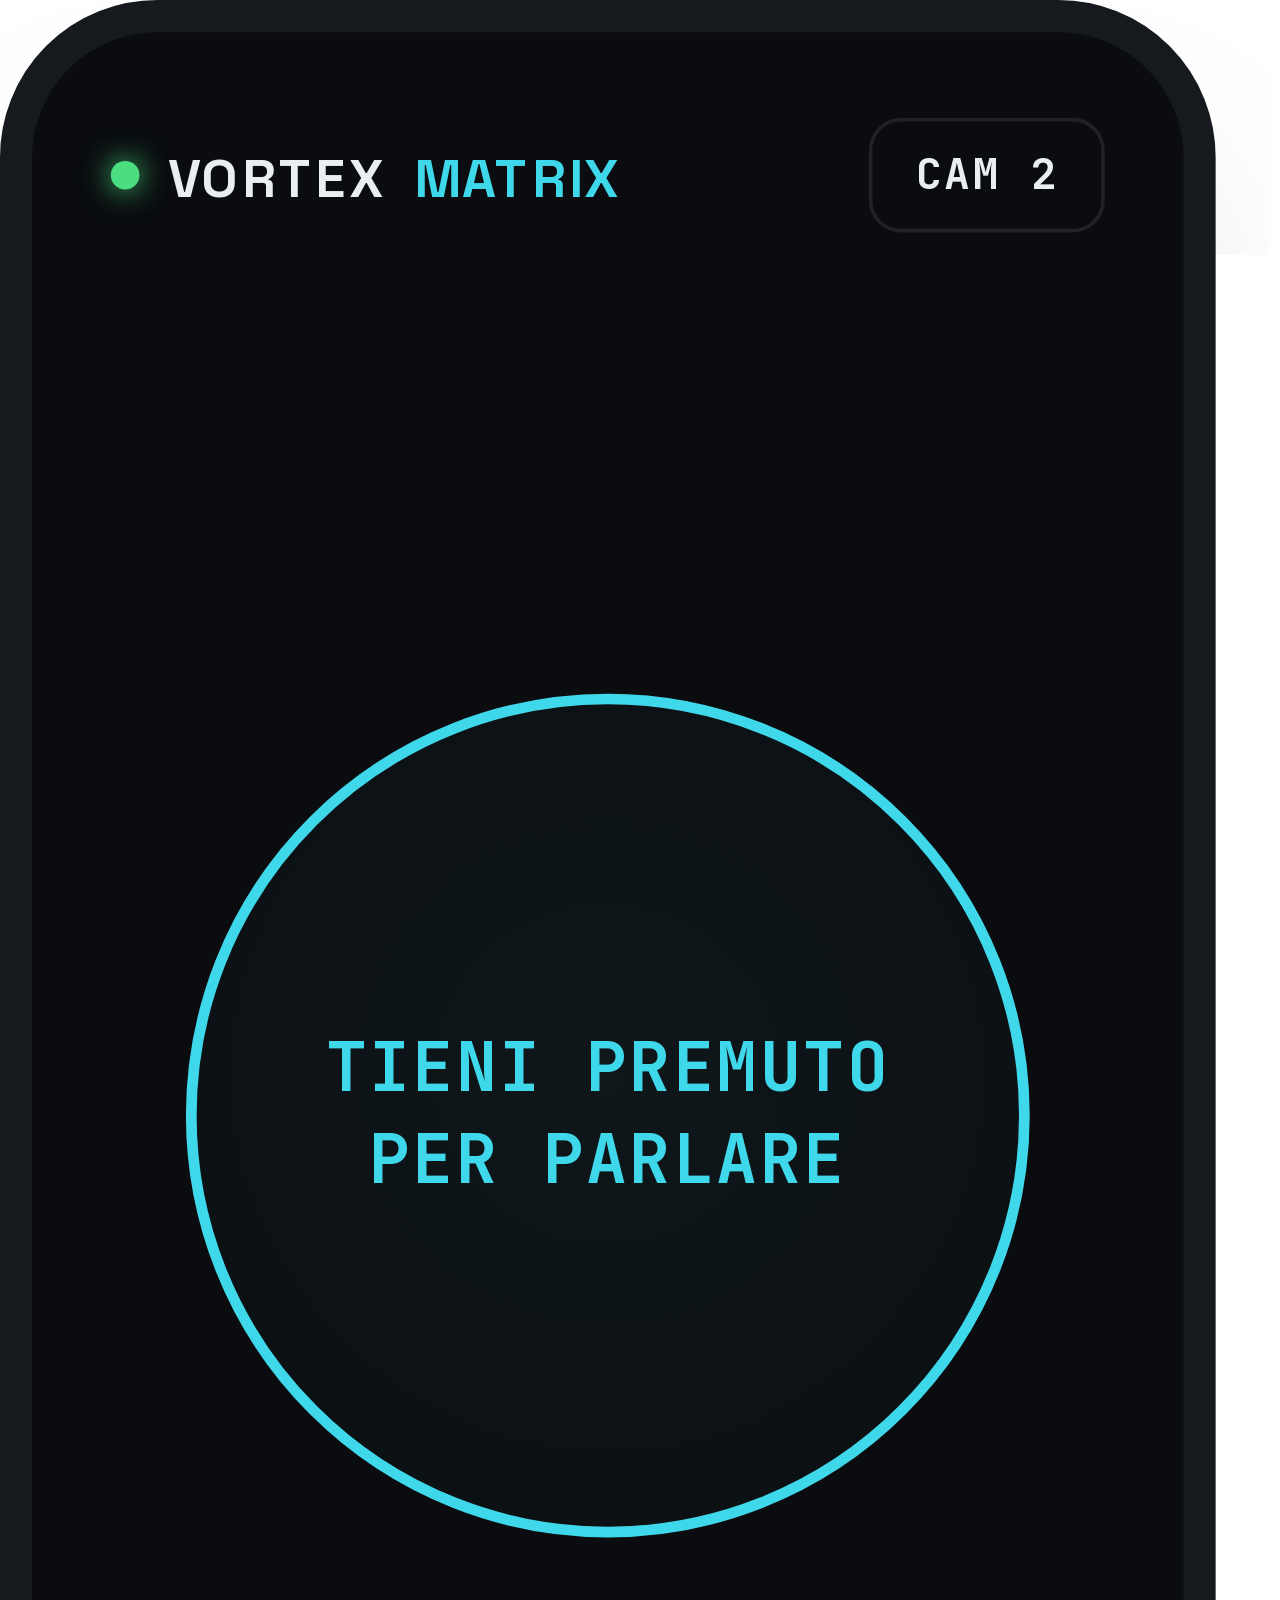
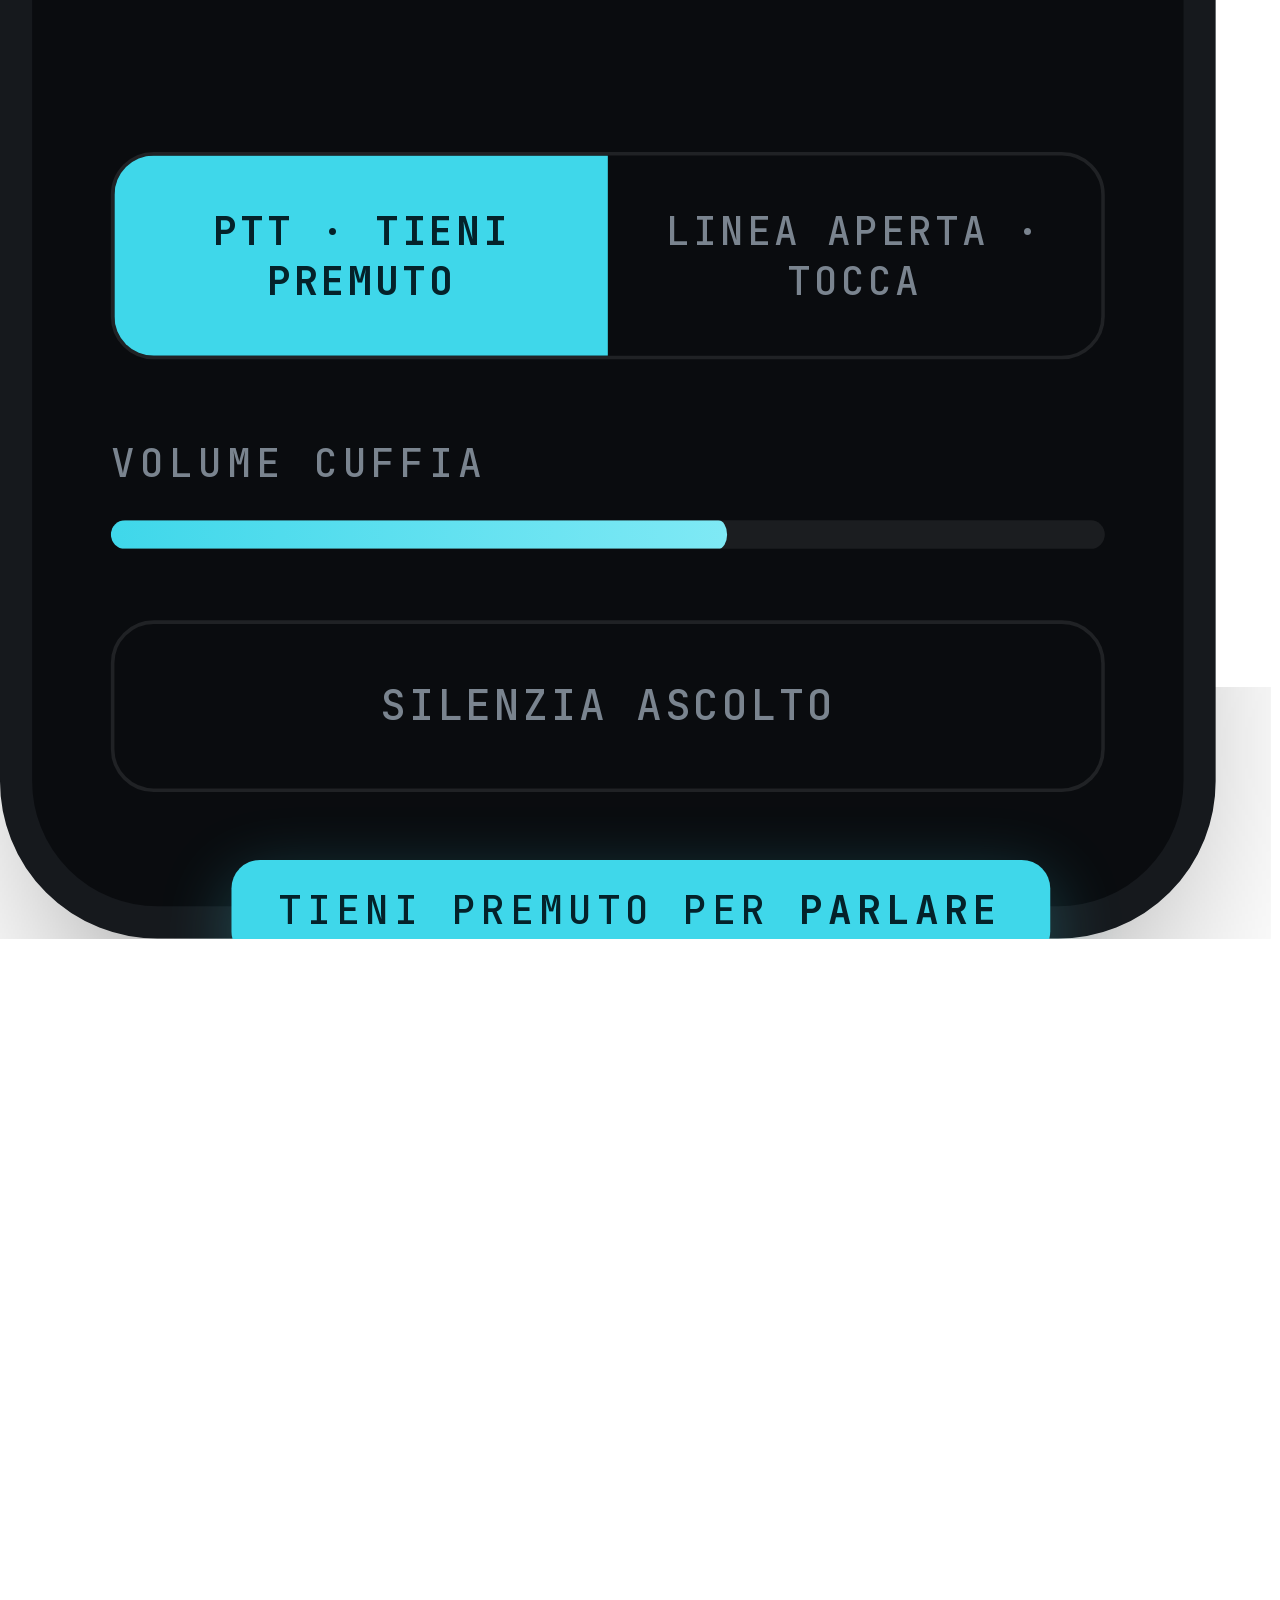
<file: assets/anim/beltpack.html>
<!doctype html>
<html lang="it"><head><meta charset="utf-8">
<style>
  @font-face{font-family:'Space Grotesk';src:url('../fonts/SpaceGrotesk-600.woff2') format('woff2');font-weight:600;font-display:block}
  @font-face{font-family:'Space Grotesk';src:url('../fonts/SpaceGrotesk-700.woff2') format('woff2');font-weight:700;font-display:block}
  @font-face{font-family:'JetBrains Mono';src:url('../fonts/JetBrainsMono-500.woff2') format('woff2');font-weight:500;font-display:block}
  @font-face{font-family:'JetBrains Mono';src:url('../fonts/JetBrainsMono-700.woff2') format('woff2');font-weight:700;font-display:block}
  :root{--void:#08090b;--line:rgba(255,255,255,.09);--cyan:#3fd7ea;--green:#4ade80;--ink:#e9eef2;--dim:#7a848f}
  *{margin:0;padding:0;box-sizing:border-box}
  body{background:#050607;padding:30px;font-family:'JetBrains Mono';display:flex;justify-content:center}
  .stage{position:relative;width:358px}
  .phone{width:340px;height:710px;background:#0a0c0f;border:9px solid #16191d;border-radius:44px;padding:24px 22px;position:relative;overflow:hidden;box-shadow:0 40px 90px -40px #000}
  .ph-head{display:flex;align-items:center;justify-content:space-between;margin-bottom:4px}
  .brand{font-family:'Space Grotesk';font-weight:700;font-size:15px;letter-spacing:.02em;color:var(--ink);display:flex;align-items:center;gap:8px}
  .brand .d{width:8px;height:8px;border-radius:50%;background:var(--green);box-shadow:0 0 8px var(--green)}
  .brand b{color:var(--cyan)}
  .cam{font-family:'JetBrains Mono';font-weight:700;font-size:12px;letter-spacing:.08em;color:var(--ink);border:1px solid var(--line);border-radius:9px;padding:7px 12px}
  .talkin{margin:16px 0 0;text-align:center;font-family:'JetBrains Mono';font-weight:700;font-size:12.5px;letter-spacing:.1em;color:var(--green);border:1px solid rgba(74,222,128,.4);border-radius:12px;padding:12px;background:rgba(74,222,128,.07);display:flex;align-items:center;justify-content:center;gap:9px;opacity:0;transition:opacity .35s}
  .talkin.show{opacity:1}
  .talkin i{width:9px;height:9px;border-radius:50%;background:var(--green);box-shadow:0 0 10px var(--green)}
  .ptt{width:236px;height:236px;border-radius:50%;margin:70px auto 0;border:3px solid var(--cyan);background:radial-gradient(circle at 50% 45%,#0f171b,#0a0e11);display:flex;align-items:center;justify-content:center;text-align:center;
    font-family:'JetBrains Mono';font-weight:700;font-size:19px;letter-spacing:.06em;line-height:1.35;color:var(--cyan);transition:transform .2s,box-shadow .3s,background .3s}
  .ptt.press{transform:scale(.965);background:radial-gradient(circle at 50% 45%,#134e5a,#0c2e37);box-shadow:0 0 60px rgba(63,215,234,.6),inset 0 0 40px rgba(63,215,234,.25);color:#eafcff}
  .seg{display:flex;gap:0;margin-top:60px;border:1px solid var(--line);border-radius:12px;overflow:hidden}
  .seg div{flex:1;text-align:center;font-family:'JetBrains Mono';font-weight:500;font-size:11px;letter-spacing:.05em;color:var(--dim);padding:14px 6px}
  .seg .on{background:var(--cyan);color:#04222a;font-weight:700}
  .vol{margin-top:22px}
  .vol .l{font-family:'JetBrains Mono';font-weight:500;font-size:11px;letter-spacing:.1em;color:var(--dim);margin-bottom:9px}
  .vol .bar{height:8px;border-radius:5px;background:rgba(255,255,255,.07);overflow:hidden;position:relative}
  .vol .fill{position:absolute;inset:0;transform-origin:left;transform:scaleX(.62);background:linear-gradient(90deg,var(--cyan),#7fe9f5);border-radius:5px;transition:transform .55s cubic-bezier(.4,0,.2,1)}
  .mute{margin-top:20px;text-align:center;font-family:'JetBrains Mono';font-weight:500;font-size:12px;letter-spacing:.08em;color:var(--dim);border:1px solid var(--line);border-radius:12px;padding:15px}
  #cursor{position:absolute;left:0;top:0;z-index:30;transition:transform .5s cubic-bezier(.5,.05,.2,1);pointer-events:none}
  #cursor .ring{position:absolute;left:-13px;top:-13px;width:26px;height:26px;border-radius:50%;border:2px solid #fff;background:rgba(255,255,255,.2);box-shadow:0 0 14px rgba(255,255,255,.4)}
  #cursor.tap .ring{animation:tap .3s ease}
  #cursor.grab .ring{background:rgba(255,255,255,.42);transform:scale(.82)}
  @keyframes tap{0%{transform:scale(1)}45%{transform:scale(.62)}100%{transform:scale(1)}}
  #hint{position:absolute;left:50%;bottom:-6px;transform:translateX(-50%) translateY(6px);white-space:nowrap;font-family:'JetBrains Mono';font-weight:500;font-size:11px;letter-spacing:.1em;text-transform:uppercase;color:#04222a;background:var(--cyan);padding:7px 13px;border-radius:8px;box-shadow:0 6px 20px rgba(63,215,234,.3);opacity:0;transition:opacity .3s,transform .3s}
  #hint.show{opacity:1;transform:translateX(-50%) translateY(0)}
  #hint b{font-weight:700}
</style></head>
<body>
  <div class="stage" id="stage">
    <div class="phone">
      <div class="ph-head"><div class="brand"><span class="d"></span>VORTEX <b>MATRIX</b></div><div class="cam">CAM 2</div></div>
      <div class="talkin" id="talkin"><i></i> LA REGIA TI STA PARLANDO</div>
      <div class="ptt" id="ptt">TIENI PREMUTO<br>PER PARLARE</div>
      <div class="seg"><div class="on">PTT · TIENI PREMUTO</div><div>LINEA APERTA · TOCCA</div></div>
      <div class="vol"><div class="l">VOLUME CUFFIA</div><div class="bar"><div class="fill" id="fill"></div></div></div>
      <div class="mute">SILENZIA ASCOLTO</div>
    </div>
    <div id="cursor"><span class="ring"></span></div>
    <div id="hint"></div>
  </div>
<script>
  const stage=document.getElementById('stage'),cursor=document.getElementById('cursor'),hint=document.getElementById('hint');
  const ptt=document.getElementById('ptt'),fill=document.getElementById('fill'),talkin=document.getElementById('talkin');
  const sleep=ms=>new Promise(r=>setTimeout(r,ms));
  function at(el,fx,fy){const r=el.getBoundingClientRect(),m=stage.getBoundingClientRect();cursor.style.transform=`translate(${r.left-m.left+r.width*(fx??.5)}px,${r.top-m.top+r.height*(fy??.5)}px)`;}
  function moveTo(el,fx,fy){at(el,fx,fy);return sleep(520);}
  function tap(){cursor.classList.add('tap');setTimeout(()=>cursor.classList.remove('tap'),300);}
  function say(h){hint.innerHTML=h;hint.classList.add('show');}function mute(){hint.classList.remove('show');}
  let lv=0.62;
  async function demo(){
    while(true){
      ptt.classList.remove('press'); ptt.innerHTML='TIENI PREMUTO<br>PER PARLARE'; talkin.classList.remove('show'); fill.style.transform='scaleX(0.62)'; mute(); await sleep(900);
      // 1 — push to talk
      say('Tieni premuto per <b>parlare</b>'); await moveTo(ptt); tap(); await sleep(120);
      ptt.classList.add('press'); ptt.innerHTML='IN ONDA'; await sleep(1900);
      ptt.classList.remove('press'); ptt.innerHTML='TIENI PREMUTO<br>PER PARLARE'; await sleep(700);
      // 2 — regola volume cuffia (una volta)
      say('Regola il <b>volume cuffia</b>'); await moveTo(fill.parentElement,0.62,.5); cursor.classList.add('grab'); await sleep(300);
      lv=0.9; fill.style.transform='scaleX(0.9)'; at(fill.parentElement,0.9,.5); await sleep(650); cursor.classList.remove('grab'); await sleep(900);
      // 3 — la regia parla (IFB)
      say('La regia ti parla in <b>cuffia</b>'); talkin.classList.add('show'); await sleep(2000);
      mute(); await sleep(700);
    }
  }
  demo();
</script>

<style>html,body{margin:0!important;padding:0!important;background:transparent!important;overflow:hidden!important;display:block!important}</style>
<script>(function(){var root=document.body.firstElementChild;function fit(){root.style.transformOrigin='top left';var dw=root.offsetWidth||1;var s=innerWidth/dw;root.style.transform='scale('+s+')';var h=Math.ceil(root.offsetHeight*s);document.body.style.height=h+'px';try{parent.postMessage({mxHeight:h},'*')}catch(e){}}addEventListener('resize',fit);addEventListener('load',fit);setTimeout(fit,60);setTimeout(fit,400);setInterval(fit,1500)})();</script>
</body></html>
</file>
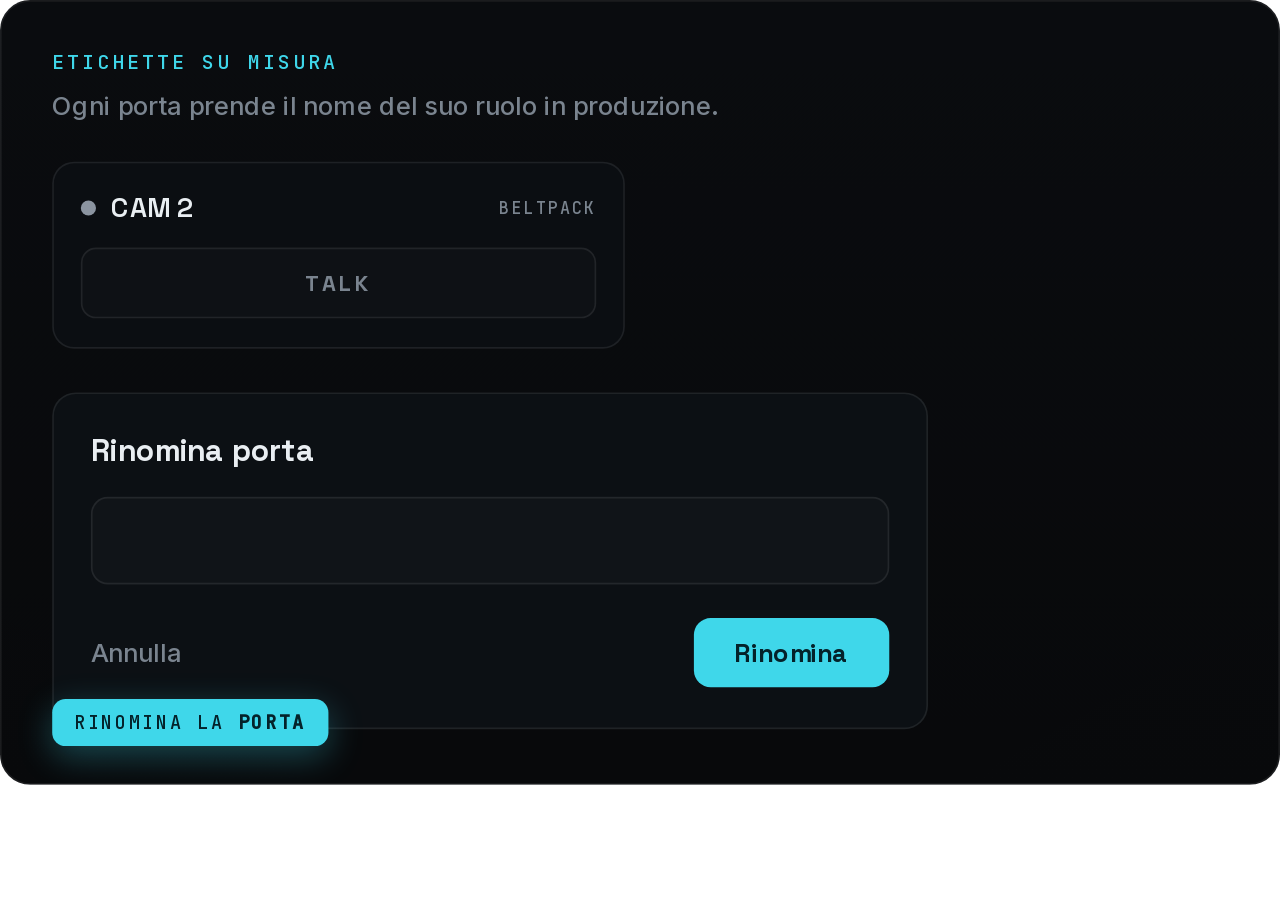
<file: assets/anim/etichette.html>
<!doctype html>
<html lang="it"><head><meta charset="utf-8">
<style>
  @font-face{font-family:'Space Grotesk';src:url('../fonts/SpaceGrotesk-600.woff2') format('woff2');font-weight:600;font-display:block}
  @font-face{font-family:'Space Grotesk';src:url('../fonts/SpaceGrotesk-700.woff2') format('woff2');font-weight:700;font-display:block}
  @font-face{font-family:'Inter';src:url('../fonts/Inter-500.woff2') format('woff2');font-weight:500;font-display:block}
  @font-face{font-family:'JetBrains Mono';src:url('../fonts/JetBrainsMono-500.woff2') format('woff2');font-weight:500;font-display:block}
  :root{--void:#08090b;--panel2:#0b0e12;--line:rgba(255,255,255,.08);--cyan:#3fd7ea;--ink:#e9eef2;--dim:#7a848f}
  *{margin:0;padding:0;box-sizing:border-box}
  body{background:#050607;padding:30px;font-family:'Inter'}
  .et{position:relative;width:760px;background:linear-gradient(180deg,#0a0c0f,#08090b);border:1px solid var(--line);border-radius:18px;padding:28px 30px 32px;overflow:hidden}
  .kick .e{font-family:'JetBrains Mono';font-weight:500;font-size:12px;letter-spacing:.16em;color:var(--cyan);text-transform:uppercase}
  .kick .s{font-family:'Inter';font-weight:500;font-size:15px;color:var(--dim);margin-top:8px}
  .port{width:340px;margin-top:24px;background:var(--panel2);border:1px solid var(--line);border-radius:13px;padding:16px 16px 17px;transition:border-color .5s,box-shadow .5s}
  .port.done{border-color:rgba(63,215,234,.5);box-shadow:0 0 0 1px rgba(63,215,234,.22)}
  .port .top{display:flex;align-items:center;justify-content:space-between;margin-bottom:13px}
  .port .nm{display:flex;align-items:center;gap:9px;font-family:'Space Grotesk';font-weight:600;font-size:16px;color:var(--ink)}
  .port .d{width:9px;height:9px;border-radius:50%;background:#8b94a0;transition:background .4s,box-shadow .4s}
  .port.done .d{background:var(--cyan);box-shadow:0 0 9px var(--cyan)}
  .port .ty{font-family:'JetBrains Mono';font-weight:500;font-size:10px;letter-spacing:.12em;color:var(--dim)}
  .port .talk{height:42px;border-radius:9px;display:flex;align-items:center;justify-content:center;font-family:'Space Grotesk';font-weight:700;font-size:13px;letter-spacing:.14em;background:rgba(255,255,255,.015);border:1px solid var(--line);color:var(--dim)}
  .panel{margin-top:26px;width:520px;background:#0c1014;border:1px solid var(--line);border-radius:14px;padding:22px 22px 24px}
  .panel h4{font-family:'Space Grotesk';font-weight:700;font-size:18px;color:var(--ink);margin-bottom:16px}
  .inp{font-family:'JetBrains Mono';font-size:17px;color:var(--ink);background:rgba(255,255,255,.02);border:1px solid var(--line);border-radius:10px;padding:14px 16px;transition:border-color .3s}
  .inp.focus{border-color:var(--cyan);box-shadow:0 0 0 1px rgba(63,215,234,.3)}
  .inp .cx{display:inline-block;width:1.5px;height:18px;background:var(--cyan);margin-left:1px;vertical-align:-3px;opacity:0}
  .inp.focus .cx{animation:caret .8s steps(1) infinite}
  @keyframes caret{0%,100%{opacity:1}50%{opacity:0}}
  .prow{display:flex;align-items:center;justify-content:space-between;margin-top:20px}
  .cancel{font-family:'Inter';font-weight:500;font-size:15px;color:var(--dim)}
  .save{font-family:'Space Grotesk';font-weight:700;font-size:15px;color:#04222a;background:var(--cyan);border-radius:10px;padding:11px 24px;transition:box-shadow .2s}
  .save.hot{box-shadow:0 0 24px rgba(63,215,234,.55)}
  #cursor{position:absolute;left:0;top:0;z-index:30;transition:transform .55s cubic-bezier(.5,.05,.2,1);pointer-events:none}
  #cursor .ring{position:absolute;left:-12px;top:-12px;width:24px;height:24px;border-radius:50%;border:2px solid var(--cyan);background:rgba(63,215,234,.16);box-shadow:0 0 14px rgba(63,215,234,.45)}
  #cursor.tap .ring{animation:tap .32s ease}
  @keyframes tap{0%{transform:scale(1)}45%{transform:scale(.6)}100%{transform:scale(1)}}
  #hint{position:absolute;left:30px;bottom:22px;font-family:'JetBrains Mono';font-weight:500;font-size:11px;letter-spacing:.1em;text-transform:uppercase;color:#04222a;background:var(--cyan);padding:7px 13px;border-radius:8px;box-shadow:0 6px 20px rgba(63,215,234,.3);opacity:0;transition:opacity .3s,transform .3s;transform:translateY(6px)}
  #hint.show{opacity:1;transform:translateY(0)}
  #hint b{font-weight:700}
</style></head>
<body>
  <div class="et" id="et">
    <div class="kick"><div class="e">Etichette su misura</div><div class="s">Ogni porta prende il nome del suo ruolo in produzione.</div></div>
    <div class="port" id="port">
      <div class="top"><div class="nm"><span class="d"></span><span class="pnm" id="pnm">CAM 2</span></div><div class="ty">BELTPACK</div></div>
      <div class="talk">TALK</div>
    </div>
    <div class="panel">
      <h4>Rinomina porta</h4>
      <div class="inp" id="inp"><span class="tx" id="tx"></span><span class="cx"></span></div>
      <div class="prow"><div class="cancel">Annulla</div><div class="save" id="save">Rinomina</div></div>
    </div>
    <div id="cursor"><span class="ring"></span></div>
    <div id="hint"></div>
  </div>
<script>
  const et=document.getElementById('et'),cursor=document.getElementById('cursor'),hint=document.getElementById('hint');
  const port=document.getElementById('port'),pnm=document.getElementById('pnm'),inp=document.getElementById('inp'),tx=document.getElementById('tx'),save=document.getElementById('save');
  const NEW='Camera 2 · Regia';
  const sleep=ms=>new Promise(r=>setTimeout(r,ms));
  function moveTo(el,fx,fy){const r=el.getBoundingClientRect(),m=et.getBoundingClientRect();cursor.style.transform=`translate(${r.left-m.left+r.width*(fx??.5)}px,${r.top-m.top+r.height*(fy??.5)}px)`;return sleep(560);}
  function tap(){cursor.classList.add('tap');setTimeout(()=>cursor.classList.remove('tap'),340);}
  function say(h){hint.innerHTML=h;hint.classList.add('show');}function mute(){hint.classList.remove('show');}
  async function type(t){for(const ch of t){tx.textContent+=ch;await sleep(60);}}
  async function demo(){
    while(true){
      port.classList.remove('done'); pnm.textContent='CAM 2'; tx.textContent=''; inp.classList.remove('focus'); save.classList.remove('hot'); mute(); await sleep(900);
      say('Rinomina la <b>porta</b>');
      await moveTo(inp,.12,.5); tap(); inp.classList.add('focus'); await sleep(400);
      await type(NEW); await sleep(500);
      await moveTo(save); tap(); save.classList.add('hot'); await sleep(320); save.classList.remove('hot'); inp.classList.remove('focus');
      pnm.textContent=NEW; port.classList.add('done'); await sleep(2600);
      mute(); await sleep(800);
    }
  }
  demo();
</script>

<style>html,body{margin:0!important;padding:0!important;background:transparent!important;overflow:hidden!important;display:block!important}</style>
<script>(function(){var root=document.body.firstElementChild;function fit(){root.style.transformOrigin='top left';var dw=root.offsetWidth||1;var s=innerWidth/dw;root.style.transform='scale('+s+')';var h=Math.ceil(root.offsetHeight*s);document.body.style.height=h+'px';try{parent.postMessage({mxHeight:h},'*')}catch(e){}}addEventListener('resize',fit);addEventListener('load',fit);setTimeout(fit,60);setTimeout(fit,400);setInterval(fit,1500)})();</script>
</body></html>
</file>
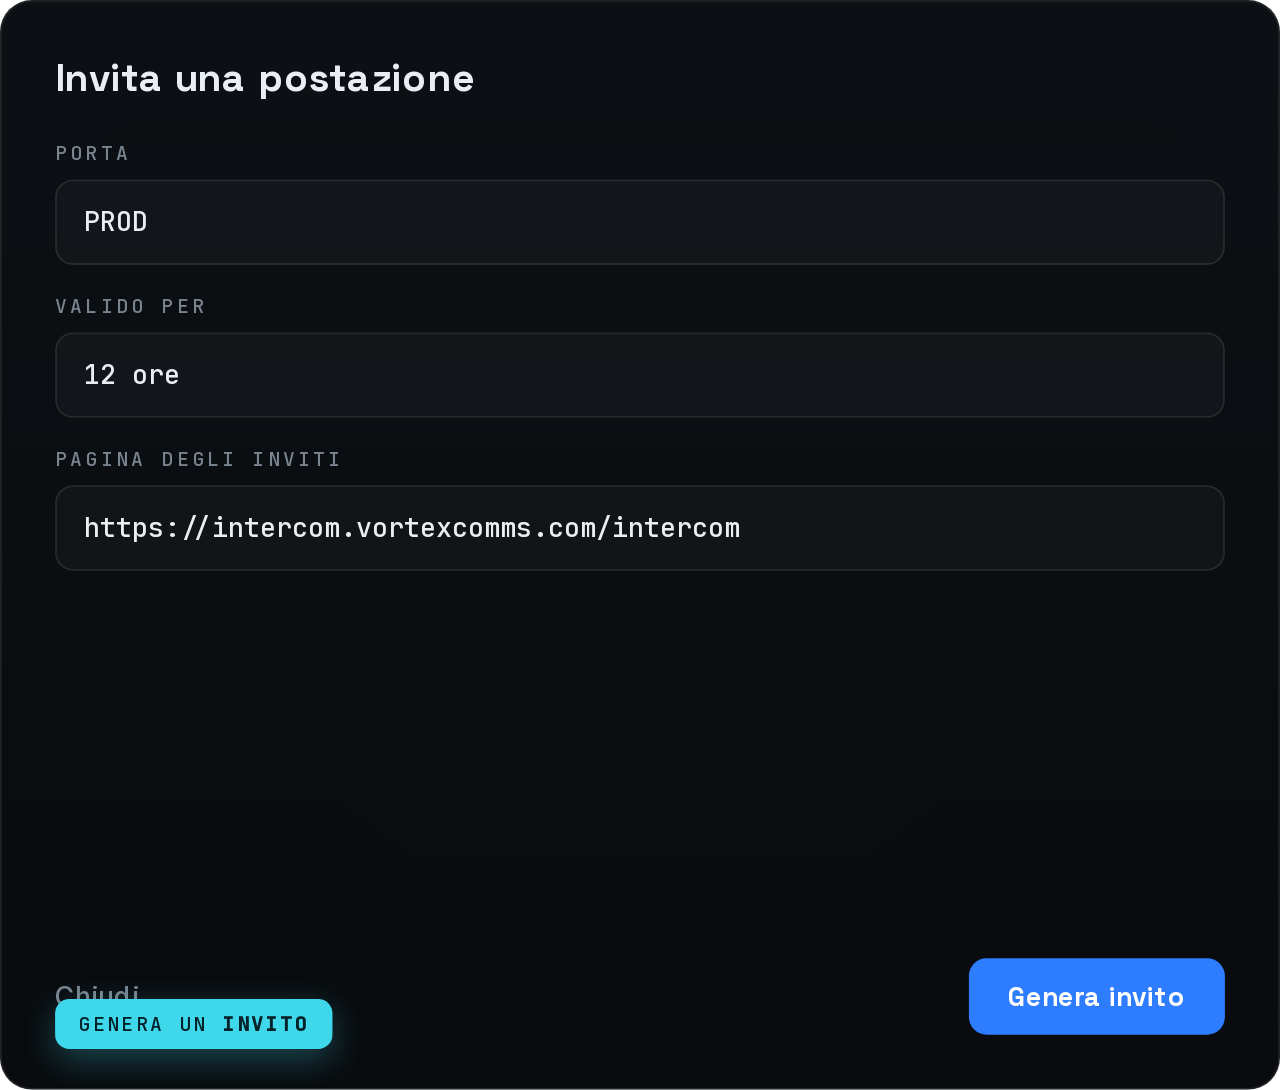
<file: assets/anim/invito.html>
<!doctype html>
<html lang="it"><head><meta charset="utf-8">
<style>
  @font-face{font-family:'Space Grotesk';src:url('../fonts/SpaceGrotesk-600.woff2') format('woff2');font-weight:600;font-display:block}
  @font-face{font-family:'Space Grotesk';src:url('../fonts/SpaceGrotesk-700.woff2') format('woff2');font-weight:700;font-display:block}
  @font-face{font-family:'Inter';src:url('../fonts/Inter-500.woff2') format('woff2');font-weight:500;font-display:block}
  @font-face{font-family:'JetBrains Mono';src:url('../fonts/JetBrainsMono-500.woff2') format('woff2');font-weight:500;font-display:block}
  :root{--void:#08090b;--panel:#0e1216;--line:rgba(255,255,255,.09);--cyan:#3fd7ea;--blue:#2f7dff;--ink:#e9eef2;--dim:#7a848f}
  *{margin:0;padding:0;box-sizing:border-box}
  body{background:#050607;padding:30px;font-family:'Inter'}
  .inv{position:relative;width:720px;background:linear-gradient(180deg,#0c1014,#090b0e);border:1px solid var(--line);border-radius:18px;padding:28px 30px 30px;overflow:hidden}
  .inv h3{font-family:'Space Grotesk';font-weight:700;font-size:22px;color:var(--ink);margin-bottom:22px}
  .field{margin-bottom:16px}
  .field .l{font-family:'JetBrains Mono';font-weight:500;font-size:11px;letter-spacing:.14em;color:var(--dim);text-transform:uppercase;margin-bottom:8px}
  .field .box{font-family:'JetBrains Mono';font-size:15px;color:var(--ink);background:rgba(255,255,255,.03);border:1px solid var(--line);border-radius:10px;padding:13px 15px}
  .out{display:grid;grid-template-columns:auto 1fr;gap:22px;align-items:start;margin-top:22px;opacity:0;transform:translateY(8px);transition:opacity .5s,transform .5s;pointer-events:none}
  .out.show{opacity:1;transform:none}
  .qr{width:170px;height:170px;border-radius:12px;background:#fff;padding:10px}
  .qr canvas{width:100%;height:100%;display:block;image-rendering:pixelated}
  .otx .p{font-family:'Inter';font-weight:500;font-size:15px;color:#cfd6dd;line-height:1.5}
  .otx .exp{font-family:'JetBrains Mono';font-size:13px;color:var(--dim);margin-top:12px}
  .otx .lk{font-family:'JetBrains Mono';font-size:12px;color:#59636e;margin-top:14px;word-break:break-all;line-height:1.5}
  .row{display:flex;align-items:center;justify-content:space-between;margin-top:26px}
  .close{font-family:'Inter';font-weight:500;font-size:15px;color:var(--dim)}
  .gen{font-family:'Space Grotesk';font-weight:700;font-size:15px;color:#fff;background:var(--blue);border-radius:10px;padding:12px 22px;transition:filter .2s,box-shadow .2s}
  .gen.hot{box-shadow:0 0 24px rgba(47,125,255,.5)}
  #cursor{position:absolute;left:0;top:0;z-index:30;transition:transform .55s cubic-bezier(.5,.05,.2,1);pointer-events:none}
  #cursor .ring{position:absolute;left:-12px;top:-12px;width:24px;height:24px;border-radius:50%;border:2px solid var(--cyan);background:rgba(63,215,234,.16);box-shadow:0 0 14px rgba(63,215,234,.45)}
  #cursor.tap .ring{animation:tap .32s ease}
  @keyframes tap{0%{transform:scale(1)}45%{transform:scale(.6)}100%{transform:scale(1)}}
  #hint{position:absolute;left:30px;bottom:22px;font-family:'JetBrains Mono';font-weight:500;font-size:11px;letter-spacing:.1em;text-transform:uppercase;color:#04222a;background:var(--cyan);padding:7px 13px;border-radius:8px;box-shadow:0 6px 20px rgba(63,215,234,.3);opacity:0;transition:opacity .3s,transform .3s;transform:translateY(6px)}
  #hint.show{opacity:1;transform:translateY(0)}
  #hint b{font-weight:700}
</style></head>
<body>
  <div class="inv" id="inv">
    <h3>Invita una postazione</h3>
    <div class="field"><div class="l">Porta</div><div class="box">PROD</div></div>
    <div class="field"><div class="l">Valido per</div><div class="box">12 ore</div></div>
    <div class="field"><div class="l">Pagina degli inviti</div><div class="box">https://intercom.vortexcomms.com/intercom</div></div>
    <div class="out" id="out">
      <div class="qr"><canvas id="qr" width="150" height="150"></canvas></div>
      <div class="otx">
        <div class="p">Inquadra col telefono, o incolla il link in un messaggio.</div>
        <div class="exp">Scade: 15 Ago 2026 · 10:20</div>
        <div class="lk">https://intercom.vortexcomms.com/intercom#lk=wss://rtc.vortexcomms.com&t…IDIifQ.xY7&port=prod</div>
      </div>
    </div>
    <div class="row"><div class="close">Chiudi</div><div class="gen" id="gen">Genera invito</div></div>
    <div id="cursor"><span class="ring"></span></div>
    <div id="hint"></div>
  </div>
<script>
  // QR finto ma credibile: moduli deterministici + 3 finder pattern
  (function(){const cv=document.getElementById('qr'),ctx=cv.getContext('2d'),N=25,s=cv.width/N;
    ctx.fillStyle='#fff';ctx.fillRect(0,0,cv.width,cv.height);ctx.fillStyle='#0a0a0a';
    let seed=987654321;const rnd=()=>{seed=(seed*1103515245+12345)&0x7fffffff;return seed/0x7fffffff;};
    for(let y=0;y<N;y++)for(let x=0;x<N;x++){if(rnd()>0.52)ctx.fillRect(x*s,y*s,s,s);}
    function fnd(fx,fy){ctx.fillStyle='#fff';ctx.fillRect(fx*s,fy*s,7*s,7*s);ctx.fillStyle='#0a0a0a';ctx.fillRect(fx*s,fy*s,7*s,7*s);ctx.fillStyle='#fff';ctx.fillRect((fx+1)*s,(fy+1)*s,5*s,5*s);ctx.fillStyle='#0a0a0a';ctx.fillRect((fx+2)*s,(fy+2)*s,3*s,3*s);}
    fnd(0,0);fnd(N-7,0);fnd(0,N-7);})();
  const inv=document.getElementById('inv'),cursor=document.getElementById('cursor'),hint=document.getElementById('hint'),gen=document.getElementById('gen'),out=document.getElementById('out');
  const sleep=ms=>new Promise(r=>setTimeout(r,ms));
  function moveTo(el){const r=el.getBoundingClientRect(),m=inv.getBoundingClientRect();cursor.style.transform=`translate(${r.left-m.left+r.width/2}px,${r.top-m.top+r.height/2}px)`;return sleep(560);}
  function tap(){cursor.classList.add('tap');setTimeout(()=>cursor.classList.remove('tap'),340);}
  function say(h){hint.innerHTML=h;hint.classList.add('show');}function mute(){hint.classList.remove('show');}
  async function demo(){
    while(true){
      out.classList.remove('show'); gen.classList.remove('hot'); mute(); await sleep(900);
      say('Genera un <b>invito</b>'); await moveTo(gen); await sleep(200);
      tap(); gen.classList.add('hot'); await sleep(360); gen.classList.remove('hot');
      out.classList.add('show'); await sleep(3200);
      mute(); await sleep(900);
    }
  }
  demo();
</script>

<style>html,body{margin:0!important;padding:0!important;background:transparent!important;overflow:hidden!important;display:block!important}</style>
<script>(function(){var root=document.body.firstElementChild;function fit(){root.style.transformOrigin='top left';var dw=root.offsetWidth||1;var s=innerWidth/dw;root.style.transform='scale('+s+')';var h=Math.ceil(root.offsetHeight*s);document.body.style.height=h+'px';try{parent.postMessage({mxHeight:h},'*')}catch(e){}}addEventListener('resize',fit);addEventListener('load',fit);setTimeout(fit,60);setTimeout(fit,400);setInterval(fit,1500)})();</script>
</body></html>
</file>
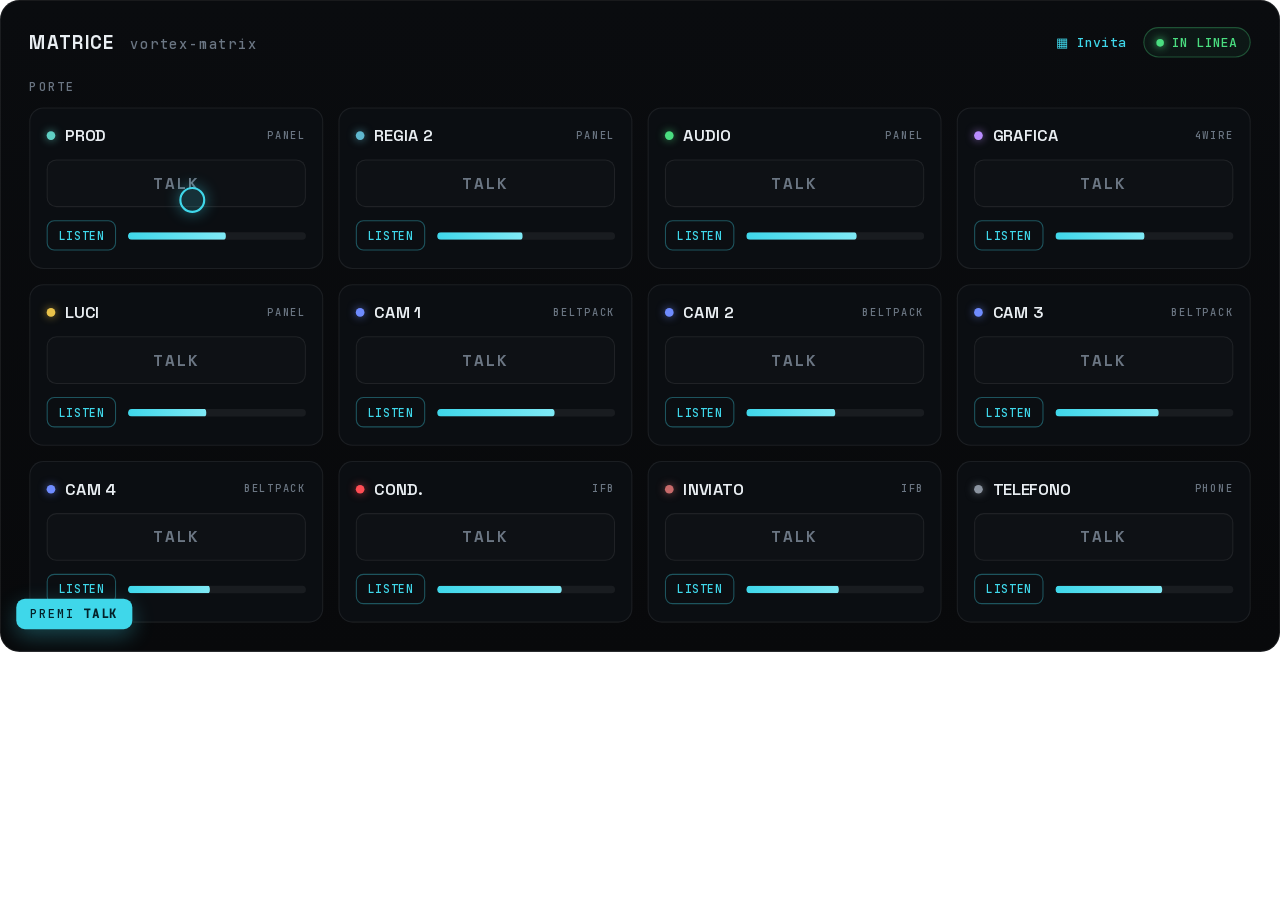
<file: assets/anim/matrice.html>
<!doctype html>
<html lang="it"><head><meta charset="utf-8">
<style>
  @font-face{font-family:'Space Grotesk';src:url('../fonts/SpaceGrotesk-600.woff2') format('woff2');font-weight:600;font-display:block}
  @font-face{font-family:'Space Grotesk';src:url('../fonts/SpaceGrotesk-700.woff2') format('woff2');font-weight:700;font-display:block}
  @font-face{font-family:'Inter';src:url('../fonts/Inter-500.woff2') format('woff2');font-weight:500;font-display:block}
  @font-face{font-family:'JetBrains Mono';src:url('../fonts/JetBrainsMono-500.woff2') format('woff2');font-weight:500;font-display:block}
  :root{--void:#08090b;--panel2:#0b0e12;--line:rgba(255,255,255,.07);--cyan:#3fd7ea;--green:#4ade80;--red:#ff4d54;--ink:#e9eef2;--dim:#6b7683}
  *{margin:0;padding:0;box-sizing:border-box}
  body{background:#050607;padding:26px;font-family:'Inter'}
  .matrix{width:1180px;background:linear-gradient(180deg,#0a0c0f,#08090b);border:1px solid var(--line);border-radius:18px;padding:24px 26px 26px;position:relative;overflow:hidden}
  .head{display:flex;align-items:center;justify-content:space-between;margin-bottom:20px}
  .head .t{font-family:'Space Grotesk';font-weight:700;font-size:17px;letter-spacing:.06em;color:var(--ink)}
  .head .t span{font-family:'JetBrains Mono';font-weight:500;font-size:12.5px;color:var(--dim);margin-left:10px}
  .head .r{display:flex;align-items:center;gap:16px;font-family:'JetBrains Mono';font-size:12px;letter-spacing:.05em}
  .head .inv{color:var(--cyan);display:flex;align-items:center;gap:6px}
  .head .st{display:flex;align-items:center;gap:7px;color:var(--green);border:1px solid rgba(74,222,128,.3);padding:5px 11px;border-radius:20px;background:rgba(74,222,128,.06)}
  .head .st i{width:7px;height:7px;border-radius:50%;background:var(--green);box-shadow:0 0 8px var(--green);animation:pulse 2s infinite}
  @keyframes pulse{0%,100%{opacity:1}50%{opacity:.4}}
  .lab{font-family:'JetBrains Mono';font-weight:500;font-size:11px;letter-spacing:.14em;color:var(--dim);text-transform:uppercase;margin-bottom:12px}
  .ports{display:grid;grid-template-columns:repeat(4,1fr);gap:14px}
  .card{background:var(--panel2);border:1px solid var(--line);border-radius:13px;padding:15px 15px 16px;transition:border-color .4s,box-shadow .4s}
  .card.on{border-color:rgba(255,77,84,.5);box-shadow:0 0 0 1px rgba(255,77,84,.25),0 10px 30px rgba(255,77,84,.10)}
  .card.listening{border-color:rgba(63,215,234,.45);box-shadow:0 0 0 1px rgba(63,215,234,.22)}
  .crow{display:flex;align-items:center;justify-content:space-between;margin-bottom:13px}
  .name{display:flex;align-items:center;gap:9px;font-family:'Space Grotesk';font-weight:600;font-size:15px;color:var(--ink)}
  .name .d{width:8px;height:8px;border-radius:50%;flex:none}
  .nm{white-space:nowrap}
  .nm.editing{background:rgba(63,215,234,.12);outline:1px solid rgba(63,215,234,.6);border-radius:4px;padding:1px 5px;margin:-1px -5px}
  .nm.editing::after{content:'';display:inline-block;width:1.5px;height:14px;background:var(--cyan);margin-left:2px;vertical-align:-2px;animation:caret .8s steps(1) infinite}
  @keyframes caret{0%,100%{opacity:1}50%{opacity:0}}
  .type{font-family:'JetBrains Mono';font-weight:500;font-size:9.5px;letter-spacing:.12em;color:var(--dim)}
  .talk{height:44px;border-radius:9px;display:flex;align-items:center;justify-content:center;font-family:'Space Grotesk';font-weight:700;font-size:14px;letter-spacing:.14em;background:rgba(255,255,255,.015);border:1px solid var(--line);color:var(--dim);transition:all .26s}
  .card.on .talk{background:linear-gradient(180deg,#ff5b62,#f0353d);color:#fff;border-color:transparent;box-shadow:0 0 26px rgba(255,77,84,.5)}
  .brow{display:flex;align-items:center;gap:11px;margin-top:12px}
  .listen{font-family:'JetBrains Mono';font-weight:500;font-size:10.5px;letter-spacing:.1em;color:var(--cyan);border:1px solid rgba(63,215,234,.35);border-radius:7px;padding:6px 10px;flex:none;transition:all .26s}
  .card.listening .listen{background:var(--cyan);color:#04222a;border-color:var(--cyan);box-shadow:0 0 16px rgba(63,215,234,.45)}
  /* fader del volume: barra ferma, si sposta solo quando la regoli */
  .meter{flex:1;height:7px;border-radius:4px;background:rgba(255,255,255,.06);overflow:hidden;position:relative}
  .meter .fill{position:absolute;inset:0;transform-origin:left;transform:scaleX(.5);background:linear-gradient(90deg,var(--cyan),#7fe9f5);border-radius:4px;transition:transform .55s cubic-bezier(.4,0,.2,1)}
  .card.on .meter .fill{background:linear-gradient(90deg,#ff8a8f,#ff4d54)}
  .card.tweaking .meter{box-shadow:0 0 0 1px rgba(63,215,234,.4)}
  /* cursore + etichetta azione */
  #cursor{position:absolute;left:0;top:0;width:0;height:0;z-index:30;transition:transform .58s cubic-bezier(.5,.05,.2,1);pointer-events:none}
  #cursor .ring{position:absolute;left:-12px;top:-12px;width:24px;height:24px;border-radius:50%;border:2px solid var(--cyan);background:rgba(63,215,234,.16);box-shadow:0 0 14px rgba(63,215,234,.45)}
  #cursor.tap .ring{animation:tap .32s ease}
  #cursor.grab .ring{background:rgba(63,215,234,.34);transform:scale(.8)}
  @keyframes tap{0%{transform:scale(1)}45%{transform:scale(.62)}100%{transform:scale(1)}}
  #hint{position:absolute;left:14px;bottom:20px;transform:translateY(6px);font-family:'JetBrains Mono';font-weight:500;font-size:11px;letter-spacing:.1em;text-transform:uppercase;white-space:nowrap;color:#04222a;background:var(--cyan);padding:7px 13px;border-radius:8px;box-shadow:0 6px 20px rgba(63,215,234,.3);opacity:0;transition:opacity .3s,transform .3s;pointer-events:none}
  #hint.show{opacity:1;transform:translateY(0)}
  #hint b{font-weight:700}
</style></head>
<body>
  <div class="matrix" id="matrix">
    <div class="head">
      <div class="t">MATRICE <span>vortex-matrix</span></div>
      <div class="r"><div class="inv">▦ Invita</div><div class="st"><i></i> IN LINEA</div></div>
    </div>
    <div class="lab">Porte</div>
    <div class="ports" id="ports"></div>
    <div id="cursor"><span class="ring"></span></div>
    <div id="hint"></div>
  </div>
<script>
  const P=[
    ['PROD','PANEL','#5fd0c4'],['REGIA 2','PANEL','#5fb8d0'],['AUDIO','PANEL','#4ade80'],['GRAFICA','4WIRE','#b98cff'],
    ['LUCI','PANEL','#e9c24a'],['CAM 1','BELTPACK','#6f8cff'],['CAM 2','BELTPACK','#6f8cff'],['CAM 3','BELTPACK','#6f8cff'],
    ['CAM 4','BELTPACK','#6f8cff'],['COND.','IFB','#ff4d54'],['INVIATO','IFB','#c76a6a'],['TELEFONO','PHONE','#8b94a0']
  ];
  const BASE=[.55,.48,.62,.5,.44,.66,.5,.58,.46,.7,.52,.6];
  const wrap=document.getElementById('ports');
  P.forEach((p)=>{const c=document.createElement('div');c.className='card';c.dataset.name=p[0];
    c.innerHTML=`<div class="crow"><div class="name"><span class="d" style="background:${p[2]};box-shadow:0 0 8px ${p[2]}aa"></span><span class="nm">${p[0]}</span></div><div class="type">${p[1]}</div></div>
      <div class="talk">TALK</div>
      <div class="brow"><div class="listen">LISTEN</div><div class="meter"><div class="fill"></div></div></div>`;
    wrap.appendChild(c);});
  const cards=[...document.querySelectorAll('.card')];
  const matrix=document.getElementById('matrix'),cursor=document.getElementById('cursor'),hint=document.getElementById('hint');
  const card=n=>cards.find(c=>c.dataset.name===n);
  const q=(n,sel)=>card(n).querySelector(sel);
  function setBase(){cards.forEach((c,i)=>{const f=c.querySelector('.fill');f.dataset.lv=BASE[i];f.style.transform='scaleX('+BASE[i]+')';});}
  setBase();
  const sleep=ms=>new Promise(r=>setTimeout(r,ms));
  function xy(el,fx,fy){const r=el.getBoundingClientRect(),m=matrix.getBoundingClientRect();return {x:r.left-m.left+r.width*(fx??.5),y:r.top-m.top+r.height*(fy??.5)};}
  function place(x,y){cursor.style.transform=`translate(${x}px,${y}px)`;}
  function moveTo(el){const c=xy(el);place(c.x,c.y);return sleep(640);}
  function tap(){cursor.classList.add('tap');setTimeout(()=>cursor.classList.remove('tap'),340);}
  function say(html){hint.innerHTML=html;hint.classList.add('show');}
  function mute(){hint.classList.remove('show');}
  async function typeInto(nmEl,text){nmEl.classList.add('editing');nmEl.textContent='';for(const ch of text){nmEl.textContent+=ch;await sleep(62);}await sleep(500);nmEl.classList.remove('editing');}
  // trascina il fader del volume UNA volta, dal livello attuale a 'to'
  async function dragVolume(name,to){
    const c=card(name),meter=c.querySelector('.meter'),fill=c.querySelector('.fill');
    const from=parseFloat(fill.dataset.lv);
    let p=xy(meter,from,.5); place(p.x,p.y); await sleep(560);
    cursor.classList.add('grab'); await sleep(150);
    c.classList.add('tweaking');
    fill.style.transform='scaleX('+to+')'; fill.dataset.lv=to;
    p=xy(meter,to,.5); place(p.x,p.y); await sleep(650);
    cursor.classList.remove('grab'); c.classList.remove('tweaking'); await sleep(200);
  }
  async function demo(){
    while(true){
      cards.forEach(c=>c.classList.remove('on','listening')); q('CAM 2','.nm').textContent='CAM 2'; setBase(); mute(); await sleep(750);
      // 1 — attiva TALK
      say('Premi <b>TALK</b>'); await moveTo(q('PROD','.talk')); tap(); await sleep(160); card('PROD').classList.add('on'); await sleep(1200);
      // 2 — regola il volume del TALK (una volta)
      say('Regola il volume del <b>TALK</b>'); await dragVolume('PROD',0.86); await sleep(1200);
      // 3 — attiva LISTEN
      say('Attiva <b>LISTEN</b>'); await moveTo(q('CAM 1','.listen')); tap(); await sleep(160); card('CAM 1').classList.add('listening'); await sleep(1200);
      // 4 — regola il volume del LISTEN (una volta)
      say('Regola il volume del <b>LISTEN</b>'); await dragVolume('CAM 1',0.33); await sleep(1300);
      // 5 — rinomina etichetta
      say('Rinomina l\'<b>etichetta</b>'); await moveTo(q('CAM 2','.nm')); tap(); await sleep(240); await typeInto(q('CAM 2','.nm'),'Camera 2 · Regia'); await sleep(1500);
      mute(); await sleep(1100);
    }
  }
  demo();
</script>

<style>html,body{margin:0!important;padding:0!important;background:transparent!important;overflow:hidden!important;display:block!important}</style>
<script>(function(){var root=document.body.firstElementChild;function fit(){root.style.transformOrigin='top left';var dw=root.offsetWidth||1;var s=innerWidth/dw;root.style.transform='scale('+s+')';var h=Math.ceil(root.offsetHeight*s);document.body.style.height=h+'px';try{parent.postMessage({mxHeight:h},'*')}catch(e){}}addEventListener('resize',fit);addEventListener('load',fit);setTimeout(fit,60);setTimeout(fit,400);setInterval(fit,1500)})();</script>
</body></html>
</file>
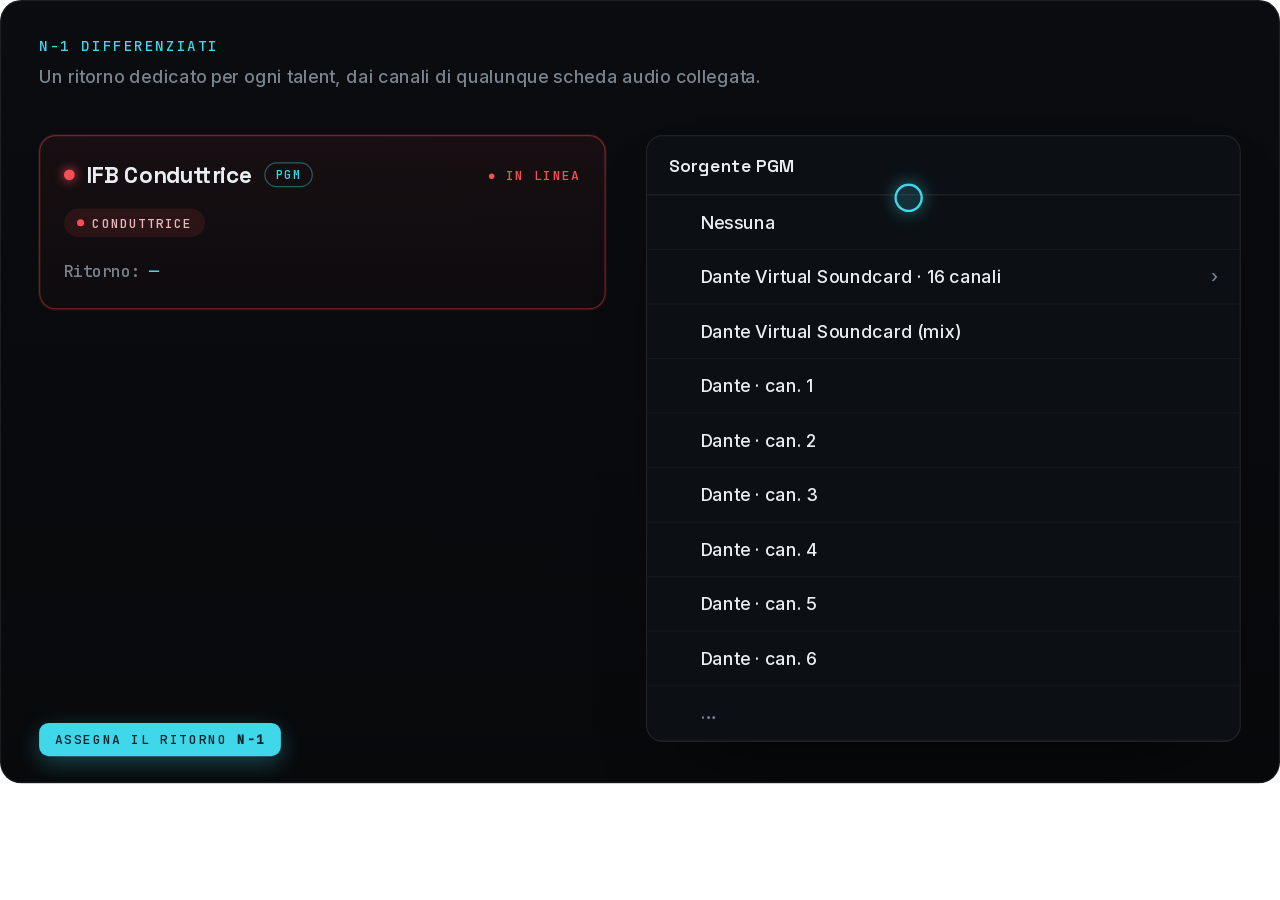
<file: assets/anim/n1.html>
<!doctype html>
<html lang="it"><head><meta charset="utf-8">
<style>
  @font-face{font-family:'Space Grotesk';src:url('../fonts/SpaceGrotesk-600.woff2') format('woff2');font-weight:600;font-display:block}
  @font-face{font-family:'Space Grotesk';src:url('../fonts/SpaceGrotesk-700.woff2') format('woff2');font-weight:700;font-display:block}
  @font-face{font-family:'Inter';src:url('../fonts/Inter-500.woff2') format('woff2');font-weight:500;font-display:block}
  @font-face{font-family:'Inter';src:url('../fonts/Inter-600.woff2') format('woff2');font-weight:600;font-display:block}
  @font-face{font-family:'JetBrains Mono';src:url('../fonts/JetBrainsMono-500.woff2') format('woff2');font-weight:500;font-display:block}
  :root{--void:#08090b;--panel:#0e1216;--line:rgba(255,255,255,.08);--cyan:#3fd7ea;--red:#ff4d54;--ink:#e9eef2;--dim:#7a848f}
  *{margin:0;padding:0;box-sizing:border-box}
  body{background:#050607;padding:30px;font-family:'Inter'}
  .n1{position:relative;width:1080px;display:grid;grid-template-columns:1fr 1.05fr;gap:34px;align-items:start;
    background:linear-gradient(180deg,#0a0c0f,#08090b);border:1px solid var(--line);border-radius:18px;padding:30px 32px 34px;overflow:hidden}
  .kick{grid-column:1/-1;margin-bottom:6px}
  .kick .e{font-family:'JetBrains Mono';font-weight:500;font-size:12px;letter-spacing:.16em;color:var(--cyan);text-transform:uppercase}
  .kick .s{font-family:'Inter';font-weight:500;font-size:15px;color:var(--dim);margin-top:8px}
  /* card IFB */
  .ifb{background:linear-gradient(180deg,rgba(255,77,84,.06),rgba(255,77,84,.02));border:1px solid rgba(255,77,84,.4);border-radius:14px;padding:20px 20px 22px;box-shadow:0 0 0 1px rgba(255,77,84,.12)}
  .ifb .r1{display:flex;align-items:center;justify-content:space-between}
  .ifb .nm{display:flex;align-items:center;gap:10px;font-family:'Space Grotesk';font-weight:700;font-size:19px;color:var(--ink)}
  .ifb .nm .d{width:9px;height:9px;border-radius:50%;background:var(--red);box-shadow:0 0 9px var(--red)}
  .ifb .pgm{font-family:'JetBrains Mono';font-weight:500;font-size:10px;letter-spacing:.1em;color:var(--cyan);border:1px solid rgba(63,215,234,.4);border-radius:20px;padding:3px 9px}
  .ifb .live{font-family:'JetBrains Mono';font-weight:500;font-size:11px;letter-spacing:.08em;color:var(--red)}
  .ifb .chip{display:inline-flex;align-items:center;gap:7px;margin-top:16px;font-family:'JetBrains Mono';font-size:11px;letter-spacing:.06em;color:#e7b7ba;background:rgba(255,77,84,.1);border-radius:20px;padding:5px 11px}
  .ifb .chip i{width:6px;height:6px;border-radius:50%;background:var(--red)}
  .ifb .ret{margin-top:20px;font-family:'JetBrains Mono';font-size:14px;color:var(--dim)}
  .ifb .ret b{color:var(--cyan);font-weight:500;transition:color .3s}
  .ifb.set .ret b{color:var(--cyan)}
  .ifb .ret.flash{animation:flash .6s ease}
  @keyframes flash{0%{background:rgba(63,215,234,.18)}100%{background:transparent}}
  /* menu sorgente */
  .menu{background:#0c1014;border:1px solid var(--line);border-radius:14px;overflow:hidden;box-shadow:0 30px 70px -40px #000}
  .menu .mh{font-family:'Space Grotesk';font-weight:600;font-size:15px;color:var(--ink);padding:15px 18px;border-bottom:1px solid var(--line)}
  .row{display:flex;align-items:center;gap:11px;padding:13px 18px;font-family:'Inter';font-weight:500;font-size:15px;color:var(--ink);border-bottom:1px solid rgba(255,255,255,.03);position:relative}
  .row .ck{width:16px;opacity:0;color:var(--cyan);font-weight:700;transition:opacity .25s}
  .row .ar{margin-left:auto;color:var(--dim)}
  .row.sel{background:rgba(63,215,234,.1);color:var(--cyan)}
  .row.sel .ck{opacity:1}
  .row.dim{color:var(--dim)}
  #cursor{position:absolute;left:0;top:0;z-index:30;transition:transform .55s cubic-bezier(.5,.05,.2,1);pointer-events:none}
  #cursor .ring{position:absolute;left:-12px;top:-12px;width:24px;height:24px;border-radius:50%;border:2px solid var(--cyan);background:rgba(63,215,234,.16);box-shadow:0 0 14px rgba(63,215,234,.45)}
  #cursor.tap .ring{animation:tap .32s ease}
  @keyframes tap{0%{transform:scale(1)}45%{transform:scale(.6)}100%{transform:scale(1)}}
  #hint{position:absolute;left:32px;bottom:22px;font-family:'JetBrains Mono';font-weight:500;font-size:11px;letter-spacing:.1em;text-transform:uppercase;color:#04222a;background:var(--cyan);padding:7px 13px;border-radius:8px;box-shadow:0 6px 20px rgba(63,215,234,.3);opacity:0;transition:opacity .3s,transform .3s;transform:translateY(6px)}
  #hint.show{opacity:1;transform:translateY(0)}
  #hint b{font-weight:700}
</style></head>
<body>
  <div class="n1" id="n1">
    <div class="kick"><div class="e">N-1 differenziati</div><div class="s">Un ritorno dedicato per ogni talent, dai canali di qualunque scheda audio collegata.</div></div>
    <div class="ifb" id="ifb">
      <div class="r1"><div class="nm"><span class="d"></span>IFB Conduttrice <span class="pgm">PGM</span></div><div class="live">● IN LINEA</div></div>
      <div class="chip"><i></i> CONDUTTRICE</div>
      <div class="ret" id="ret">Ritorno: <b id="retv">—</b></div>
    </div>
    <div class="menu" id="menu">
      <div class="mh">Sorgente PGM</div>
      <div id="rows"></div>
    </div>
    <div id="cursor"><span class="ring"></span></div>
    <div id="hint"></div>
  </div>
<script>
  const R=[['Nessuna',0],['Dante Virtual Soundcard · 16 canali',1],['Dante Virtual Soundcard (mix)',0],
    ['Dante · can. 1',0],['Dante · can. 2',0],['Dante · can. 3',0],['Dante · can. 4',0],['Dante · can. 5',0],['Dante · can. 6',0],['…','dim']];
  const rows=document.getElementById('rows');
  R.forEach((r)=>{const d=document.createElement('div');d.className='row'+(r[1]==='dim'?' dim':'');d.dataset.label=r[0];
    d.innerHTML=`<span class="ck">✓</span><span class="tx">${r[0]}</span>${r[1]===1?'<span class="ar">›</span>':''}`;rows.appendChild(d);});
  const rowEls=[...rows.children];
  const n1=document.getElementById('n1'),cursor=document.getElementById('cursor'),hint=document.getElementById('hint');
  const ifb=document.getElementById('ifb'),retv=document.getElementById('retv'),ret=document.getElementById('ret');
  const target=rowEls.find(r=>r.dataset.label==='Dante · can. 5');
  const sleep=ms=>new Promise(r=>setTimeout(r,ms));
  function moveTo(el,fx,fy){const r=el.getBoundingClientRect(),m=n1.getBoundingClientRect();
    cursor.style.transform=`translate(${r.left-m.left+r.width*(fx??.5)}px,${r.top-m.top+r.height*(fy??.5)}px)`;return sleep(560);}
  function tap(){cursor.classList.add('tap');setTimeout(()=>cursor.classList.remove('tap'),340);}
  function say(h){hint.innerHTML=h;hint.classList.add('show');}
  function mute(){hint.classList.remove('show');}
  async function demo(){
    while(true){
      rowEls.forEach(r=>r.classList.remove('sel')); retv.textContent='—'; ifb.classList.remove('set'); mute(); await sleep(850);
      say('Assegna il ritorno <b>N-1</b>');
      await moveTo(document.querySelector('.mh'),.2,.5); await sleep(300);
      await moveTo(target,.14,.5); await sleep(250);
      tap(); await sleep(180);
      rowEls.forEach(r=>r.classList.remove('sel')); target.classList.add('sel');
      await sleep(500);
      retv.textContent='Dante · can. 5'; ifb.classList.add('set'); ret.classList.add('flash');
      setTimeout(()=>ret.classList.remove('flash'),600);
      await sleep(2400);
      mute(); await sleep(900);
    }
  }
  demo();
</script>

<style>html,body{margin:0!important;padding:0!important;background:transparent!important;overflow:hidden!important;display:block!important}</style>
<script>(function(){var root=document.body.firstElementChild;function fit(){root.style.transformOrigin='top left';var dw=root.offsetWidth||1;var s=innerWidth/dw;root.style.transform='scale('+s+')';var h=Math.ceil(root.offsetHeight*s);document.body.style.height=h+'px';try{parent.postMessage({mxHeight:h},'*')}catch(e){}}addEventListener('resize',fit);addEventListener('load',fit);setTimeout(fit,60);setTimeout(fit,400);setInterval(fit,1500)})();</script>
</body></html>
</file>
